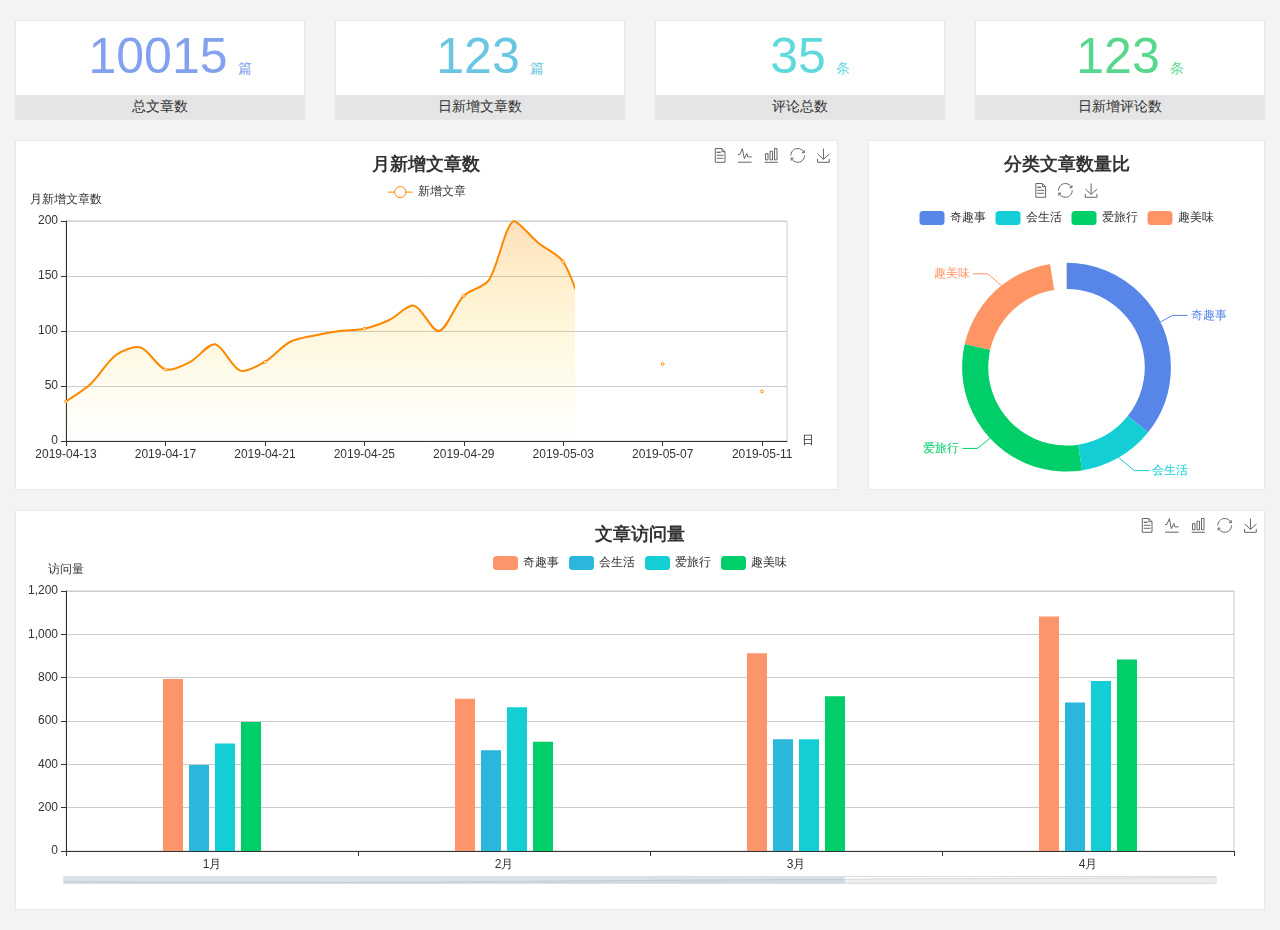
<file: home/dashboard.html>
<!DOCTYPE html>
<html lang="en">

<head>
  <meta charset="UTF-8">
  <meta name="viewport" content="width=device-width, initial-scale=1.0">
  <meta http-equiv="X-UA-Compatible" content="ie=edge">
  <title>图表统计</title>
  <link rel="stylesheet" href="../../assets/lib/bootstrap.css" />
  <link rel="stylesheet" href="../../assets/lib/main.css" />
  <script src="../../assets/lib/jquery.js"></script>
  <script type="text/javascript" src="../../assets/lib/echarts.min.js"></script>
</head>

<body>
  <div class="container-fluid">
    <div class="row spannel_list">
      <div class="col-sm-3 col-xs-6">
        <div class="spannel">
          <em>10015</em><span>篇</span>
          <b>总文章数</b>
        </div>
      </div>
      <div class="col-sm-3 col-xs-6">
        <div class="spannel scolor01">
          <em>123</em><span>篇</span>
          <b>日新增文章数</b>
        </div>
      </div>
      <div class="col-sm-3 col-xs-6">
        <div class="spannel scolor02">
          <em>35</em><span>条</span>
          <b>评论总数</b>
        </div>
      </div>
      <div class="col-sm-3 col-xs-6">
        <div class="spannel scolor03">
          <em>123</em><span>条</span>
          <b>日新增评论数</b>
        </div>
      </div>
    </div>
  </div>

  <div class="container-fluid">
    <div class="row curve-pie">
      <div class="col-lg-8 col-md-8">
        <div class="gragh_pannel" id="curve_show"></div>
      </div>
      <div class="col-lg-4 col-md-4">
        <div class="gragh_pannel" id="pie_show"></div>
      </div>
    </div>
  </div>

  <div class="container-fluid">
    <div class="column_pannel" id="column_show"></div>
  </div>

  <script>
    var oChart = echarts.init(document.getElementById('curve_show'));
    var aList_all = [
      { 'count': 36, 'date': '2019-04-13' },
      { 'count': 52, 'date': '2019-04-14' },
      { 'count': 78, 'date': '2019-04-15' },
      { 'count': 85, 'date': '2019-04-16' },
      { 'count': 65, 'date': '2019-04-17' },
      { 'count': 72, 'date': '2019-04-18' },
      { 'count': 88, 'date': '2019-04-19' },
      { 'count': 64, 'date': '2019-04-20' },
      { 'count': 72, 'date': '2019-04-21' },
      { 'count': 90, 'date': '2019-04-22' },
      { 'count': 96, 'date': '2019-04-23' },
      { 'count': 100, 'date': '2019-04-24' },
      { 'count': 102, 'date': '2019-04-25' },
      { 'count': 110, 'date': '2019-04-26' },
      { 'count': 123, 'date': '2019-04-27' },
      { 'count': 100, 'date': '2019-04-28' },
      { 'count': 132, 'date': '2019-04-29' },
      { 'count': 146, 'date': '2019-04-30' },
      { 'count': 200, 'date': '2019-05-01' },
      { 'count': 180, 'date': '2019-05-02' },
      { 'count': 163, 'date': '2019-05-03' },
      { 'count': 110, 'date': '2019-05-04' },
      { 'count': 80, 'date': '2019-05-05' },
      { 'count': 82, 'date': '2019-05-06' },
      { 'count': 70, 'date': '2019-05-07' },
      { 'count': 65, 'date': '2019-05-08' },
      { 'count': 54, 'date': '2019-05-09' },
      { 'count': 40, 'date': '2019-05-10' },
      { 'count': 45, 'date': '2019-05-11' },
      { 'count': 38, 'date': '2019-05-12' },
    ];

    let aCount = [];
    let aDate = [];

    for (var i = 0; i < aList_all.length; i++) {
      aCount.push(aList_all[i].count);
      aDate.push(aList_all[i].date);
    }

    var chartopt = {
      title: {
        text: '月新增文章数',
        left: 'center',
        top: '10'
      },
      tooltip: {
        trigger: 'axis'
      },
      legend: {
        data: ['新增文章'],
        top: '40'
      },
      toolbox: {
        show: true,
        feature: {
          mark: { show: true },
          dataView: { show: true, readOnly: false },
          magicType: { show: true, type: ['line', 'bar'] },
          restore: { show: true },
          saveAsImage: { show: true }
        }
      },
      calculable: true,
      xAxis: [
        {
          name: '日',
          type: 'category',
          boundaryGap: false,
          data: aDate
        }
      ],
      yAxis: [
        {
          name: '月新增文章数',
          type: 'value'
        }
      ],
      series: [
        {
          name: '新增文章',
          type: 'line',
          smooth: true,
          itemStyle: { normal: { areaStyle: { type: 'default' }, color: '#f80' }, lineStyle: { color: '#f80' } },
          data: aCount
        }],
      areaStyle: {
        normal: {
          color: new echarts.graphic.LinearGradient(0, 0, 0, 1, [{
            offset: 0,
            color: 'rgba(255,136,0,0.39)'
          }, {
            offset: .34,
            color: 'rgba(255,180,0,0.25)'
          }, {
            offset: 1,
            color: 'rgba(255,222,0,0.00)'
          }])

        }
      },
      grid: {
        show: true,
        x: 50,
        x2: 50,
        y: 80,
        height: 220
      }
    };

    oChart.setOption(chartopt);


    var oPie = echarts.init(document.getElementById('pie_show'));
    var oPieopt =
    {
      title: {
        top: 10,
        text: '分类文章数量比',
        x: 'center'
      },
      tooltip: {
        trigger: 'item',
        formatter: "{a} <br/>{b} : {c} ({d}%)"
      },
      color: ['#5885e8', '#13cfd5', '#00ce68', '#ff9565'],
      legend: {
        x: 'center',
        top: 65,
        data: ['奇趣事', '会生活', '爱旅行', '趣美味']
      },
      toolbox: {
        show: true,
        x: 'center',
        top: 35,
        feature: {
          mark: { show: true },
          dataView: { show: true, readOnly: false },
          magicType: {
            show: true,
            type: ['pie', 'funnel'],
            option: {
              funnel: {
                x: '25%',
                width: '50%',
                funnelAlign: 'left',
                max: 1548
              }
            }
          },
          restore: { show: true },
          saveAsImage: { show: true }
        }
      },
      calculable: true,
      series: [
        {
          name: '访问来源',
          type: 'pie',
          radius: ['45%', '60%'],
          center: ['50%', '65%'],
          data: [
            { value: 300, name: '奇趣事' },
            { value: 100, name: '会生活' },
            { value: 260, name: '爱旅行' },
            { value: 180, name: '趣美味' }
          ]
        }
      ]
    };
    oPie.setOption(oPieopt);



    var oColumn = this.echarts.init(document.getElementById('column_show'));
    var oColumnopt =
    {
      title: {
        text: '文章访问量',
        left: 'center',
        top: '10'
      },
      tooltip: {
        trigger: 'axis'
      },
      legend: {
        data: ['奇趣事', '会生活', '爱旅行', '趣美味'],
        top: '40'
      },
      toolbox: {
        show: true,
        feature: {
          mark: { show: true },
          dataView: { show: true, readOnly: false },
          magicType: { show: true, type: ['line', 'bar'] },
          restore: { show: true },
          saveAsImage: { show: true }
        }
      },
      calculable: true,
      xAxis: [
        {
          type: 'category',
          data: ['1月', '2月', '3月', '4月', '5月']
        }
      ],
      yAxis: [
        {
          name: '访问量',
          type: 'value'
        }
      ],
      series: [
        {
          name: '奇趣事',
          type: 'bar',
          barWidth: 20,
          itemStyle: {
            normal: { areaStyle: { type: 'default' }, color: '#fd956a' }
          },
          data: [800, 708, 920, 1090, 1200]
        },
        {
          name: '会生活',
          type: 'bar',
          barWidth: 20,
          itemStyle: {
            normal: { areaStyle: { type: 'default' }, color: '#2bb6db' }
          },
          data: [400, 468, 520, 690, 800]
        },
        {
          name: '爱旅行',
          type: 'bar',
          barWidth: 20,
          itemStyle: {
            normal: { areaStyle: { type: 'default' }, color: '#13cfd5' }
          },
          data: [500, 668, 520, 790, 900]
        },
        {
          name: '趣美味',
          type: 'bar',
          barWidth: 20,
          itemStyle: {
            normal: { areaStyle: { type: 'default' }, color: '#00ce68' }
          },
          data: [600, 508, 720, 890, 1000]
        }
      ],
      grid: {
        show: true,
        x: 50,
        x2: 30,
        y: 80,
        height: 260
      },
      dataZoom: [//给x轴设置滚动条
        {
          start: 0,//默认为0
          end: 100 - 1000 / 31,//默认为100
          type: 'slider',
          show: true,
          xAxisIndex: [0],
          handleSize: 0,//滑动条的 左右2个滑动条的大小
          height: 8,//组件高度
          left: 45, //左边的距离
          right: 50,//右边的距离
          bottom: 26,//右边的距离
          handleColor: '#ddd',//h滑动图标的颜色
          handleStyle: {
            borderColor: "#cacaca",
            borderWidth: "1",
            shadowBlur: 2,
            background: "#ddd",
            shadowColor: "#ddd",
          }
        }]
    };
    oColumn.setOption(oColumnopt);
  </script>
</body>

</html>
</file>
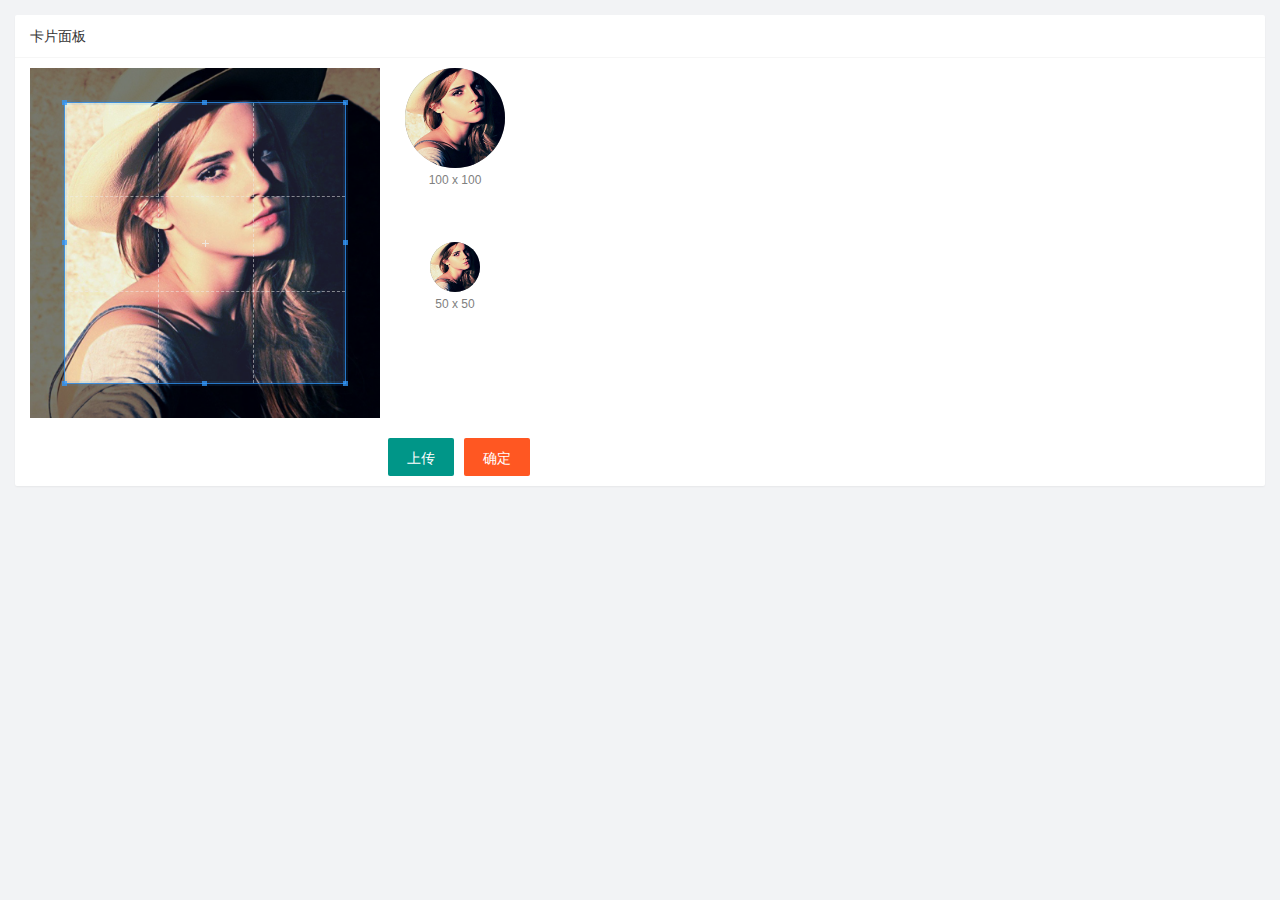
<file: user/user_avatar.html>
<!DOCTYPE html>
<html lang="en">

<head>
    <meta charset="UTF-8">
    <meta http-equiv="X-UA-Compatible" content="IE=edge">
    <meta name="viewport" content="width=device-width, initial-scale=1.0">
    <title>Document</title>
    <link rel="stylesheet" href="/assets/lib/layui/css/layui.css">
    <link rel="stylesheet" href="/assets/lib/cropper/cropper.css">
    <link rel="stylesheet" href="/assets/css/user/user_avatar.css">
</head>

<body>
    <div class="layui-card">
        <div class="layui-card-header">卡片面板</div>
        <div class="layui-card-body">
            <!-- 第一行的图片裁剪和预览区域 -->
            <div class="row1">
                <!-- 图片裁剪区域 -->
                <div class="cropper-box">
                    <!-- 这个 img 标签很重要，将来会把它初始化为裁剪区域 -->
                    <img id="image" src="/assets/images/sample.jpg" />
                </div>
                <!-- 图片的预览区域 -->
                <div class="preview-box">
                    <div>
                        <!-- 宽高为 100px 的预览区域 -->
                        <div class="img-preview w100"></div>
                        <p class="size">100 x 100</p>
                    </div>
                    <div>
                        <!-- 宽高为 50px 的预览区域 -->
                        <div class="img-preview w50"></div>
                        <p class="size">50 x 50</p>
                    </div>
                </div>
            </div>

            <!-- 第二行的按钮区域 -->
            <div class="row2">
                <input type="file" id="file" accept="image/png,image/jpeg">
                <button type="button" class="layui-btn" id="btnChooseImage">上传</button>
                <button type="button" class="layui-btn layui-btn-danger" id="btnUpload">确定</button>
            </div>
        </div>
    </div>
    <script src="/assets/lib/layui/layui.js"></script>
    <script src="/assets/lib/jquery.js"></script>
    <script src="/assets/lib/cropper/Cropper.js"></script>
    <script src="/assets/lib/cropper/jquery-cropper.js"></script>
    <script src="/assets/js/baseAPI.js"></script>
    <script src="/assets/js/user/user_avatar.js"></script>
</body>

</html>
</file>
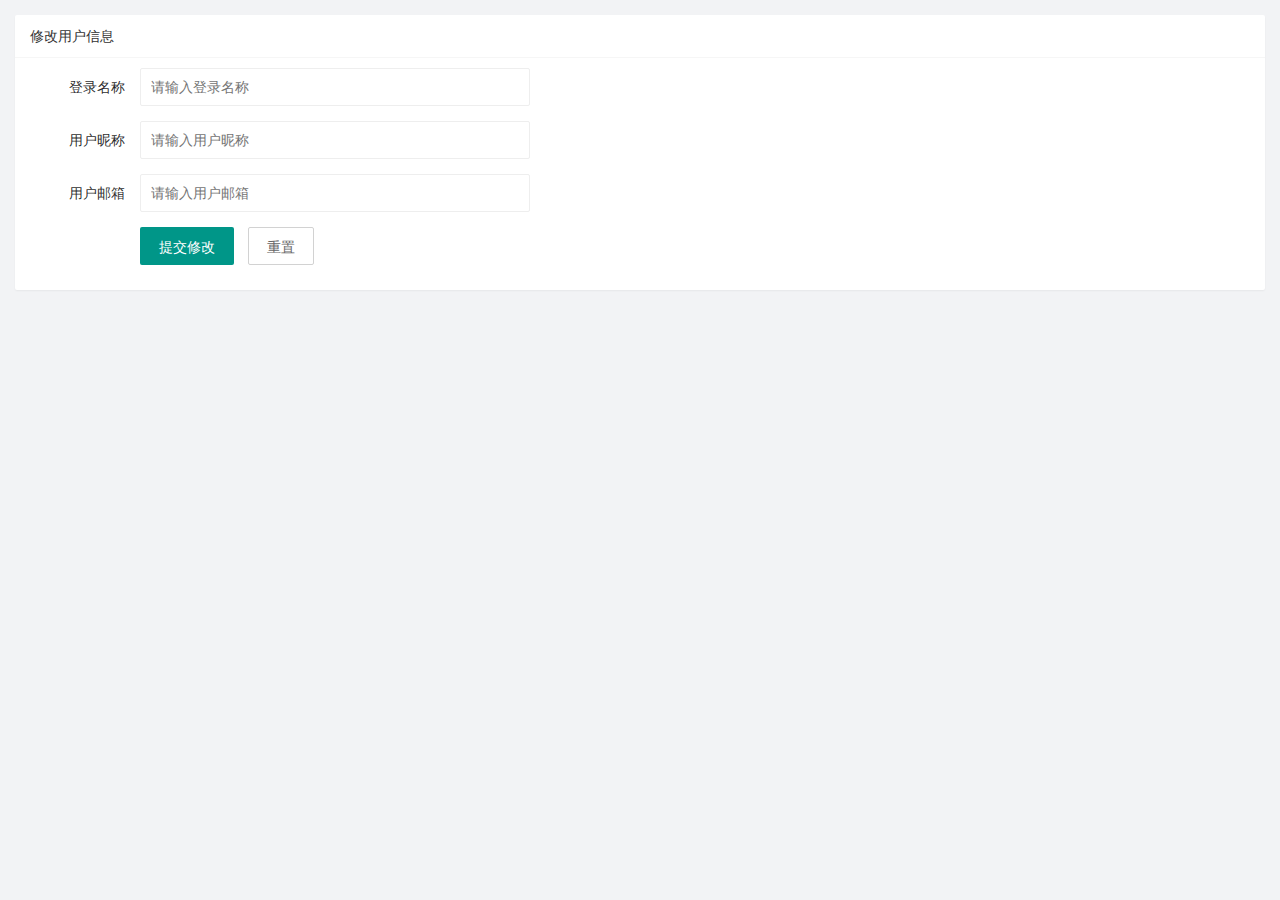
<file: user/user_info.html>
<!DOCTYPE html>
<html lang="en">

<head>
    <meta charset="UTF-8">
    <meta http-equiv="X-UA-Compatible" content="IE=edge">
    <meta name="viewport" content="width=device-width, initial-scale=1.0">
    <title>个人中心_基本资料</title>
    <link rel="stylesheet" href="/assets/lib/layui/css/layui.css">
    <link rel="stylesheet" href="/assets/css/user/user_info.css">
</head>

<body>
    <div class="layui-card">
        <div class="layui-card-header">修改用户信息</div>
        <div class="layui-card-body">
            <form class="layui-form" lay-filter="formUserInfo">
                <input type="hidden" name="id">
                <div class="layui-form-item">
                    <label class="layui-form-label">登录名称</label>
                    <div class="layui-input-block">
                        <input type="text" name="username" required lay-verify="required" placeholder="请输入登录名称" autocomplete="off" class="layui-input" readonly>
                    </div>
                </div>
                <div class="layui-form-item">
                    <label class="layui-form-label">用户昵称</label>
                    <div class="layui-input-block">
                        <input type="text" name="nickname" required lay-verify="required|nickname" placeholder="请输入用户昵称" autocomplete="off" class="layui-input">
                    </div>
                </div>
                <div class="layui-form-item">
                    <label class="layui-form-label">用户邮箱</label>
                    <div class="layui-input-block">
                        <input type="text" name="email" required lay-verify="required|email" placeholder="请输入用户邮箱" autocomplete="off" class="layui-input">
                    </div>
                </div>
                <div class="layui-form-item">
                    <div class="layui-input-block">
                        <button class="layui-btn" lay-submit lay-filter="formDemo">提交修改</button>
                        <button type="reset" class="layui-btn layui-btn-primary" id="btnReset">重置</button>
                    </div>
                </div>
            </form>
        </div>
    </div>
    <script src="/assets/lib/jquery.js"></script>
    <script src="/assets/lib/layui/layui.js"></script>
    <script src="/assets/js/baseAPI.js"></script>
    <script src="/assets/js/user/user_info.js"></script>
</body>

</html>
</file>
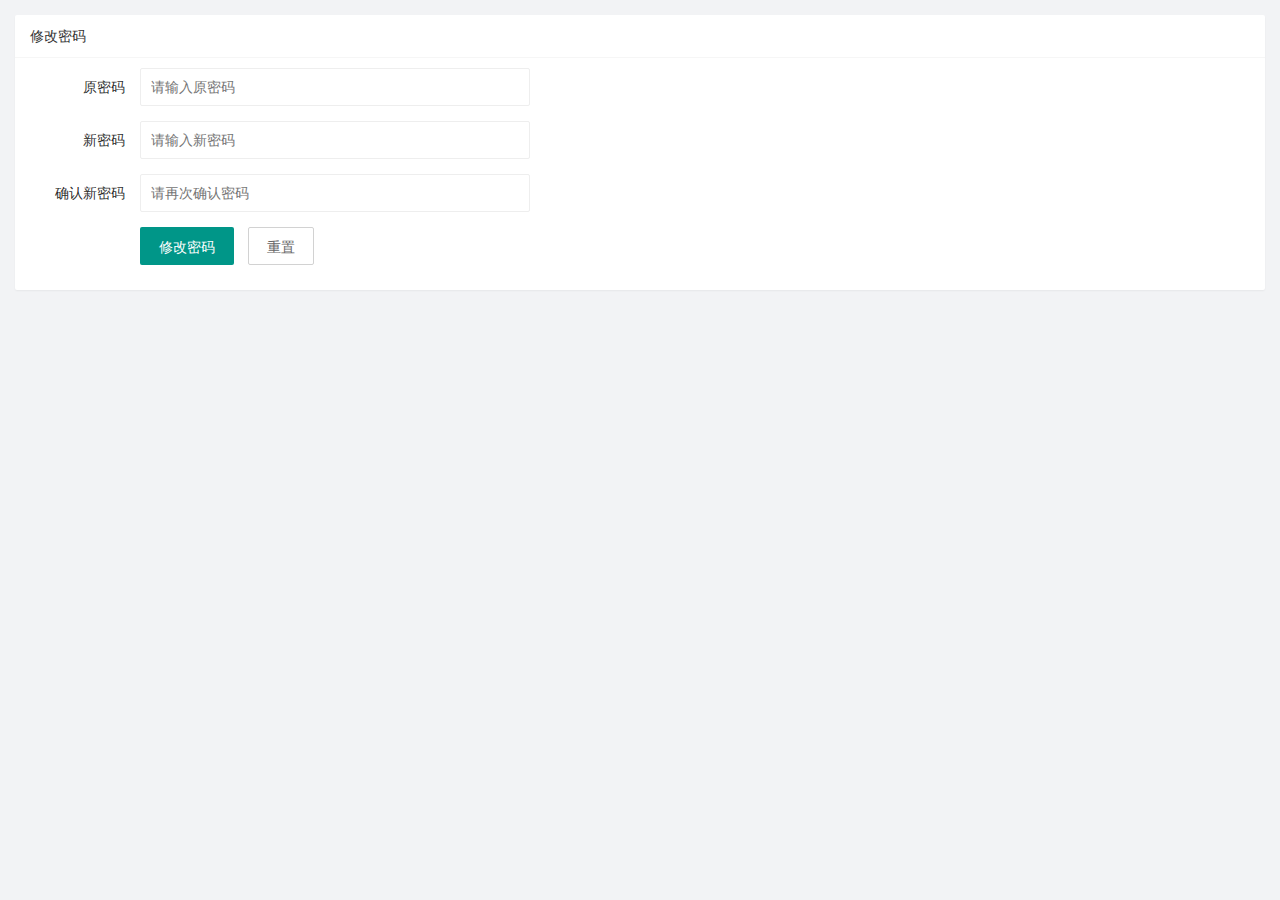
<file: user/user_pwd.html>
<!DOCTYPE html>
<html lang="en">

<head>
    <meta charset="UTF-8">
    <meta http-equiv="X-UA-Compatible" content="IE=edge">
    <meta name="viewport" content="width=device-width, initial-scale=1.0">
    <title>重置密码</title>
    <link rel="stylesheet" href="/assets/lib/layui/css/layui.css">
    <link rel="stylesheet" href="/assets/css/user/user_pwd.css">
</head>

<body>
    <div class="layui-card">
        <div class="layui-card-header">修改密码</div>
        <div class="layui-card-body">
            <form class="layui-form">
                <div class="layui-form-item">
                    <label class="layui-form-label">原密码</label>
                    <div class="layui-input-block">
                        <input type="text" name="oldPwd" required lay-verify="required|pwd" placeholder="请输入原密码" autocomplete="off" class="layui-input">
                    </div>
                </div>
                <div class="layui-form-item">
                    <label class="layui-form-label">新密码</label>
                    <div class="layui-input-block">
                        <input type="text" name="newPwd" required lay-verify="required|pwd|samePwd" placeholder="请输入新密码" autocomplete="off" class="layui-input">
                    </div>
                </div>
                <div class="layui-form-item">
                    <label class="layui-form-label">确认新密码</label>
                    <div class="layui-input-block">
                        <input type="text" name="rePwd" required lay-verify="required|pwd|rePwd" placeholder="请再次确认密码" autocomplete="off" class="layui-input">
                    </div>
                </div>
                <div class="layui-form-item">
                    <div class="layui-input-block">
                        <button class="layui-btn" lay-submit lay-filter="formDemo">修改密码</button>
                        <button type="reset" class="layui-btn layui-btn-primary">重置</button>
                    </div>
                </div>
            </form>
        </div>
    </div>
    <script src="/assets/lib/layui/layui.js"></script>
    <script src="/assets/lib/jquery.js"></script>
    <script src="/assets/js/baseAPI.js"></script>
    <script src="/assets/js/user/user_pwd.js"></script>
</body>

</html>
</file>
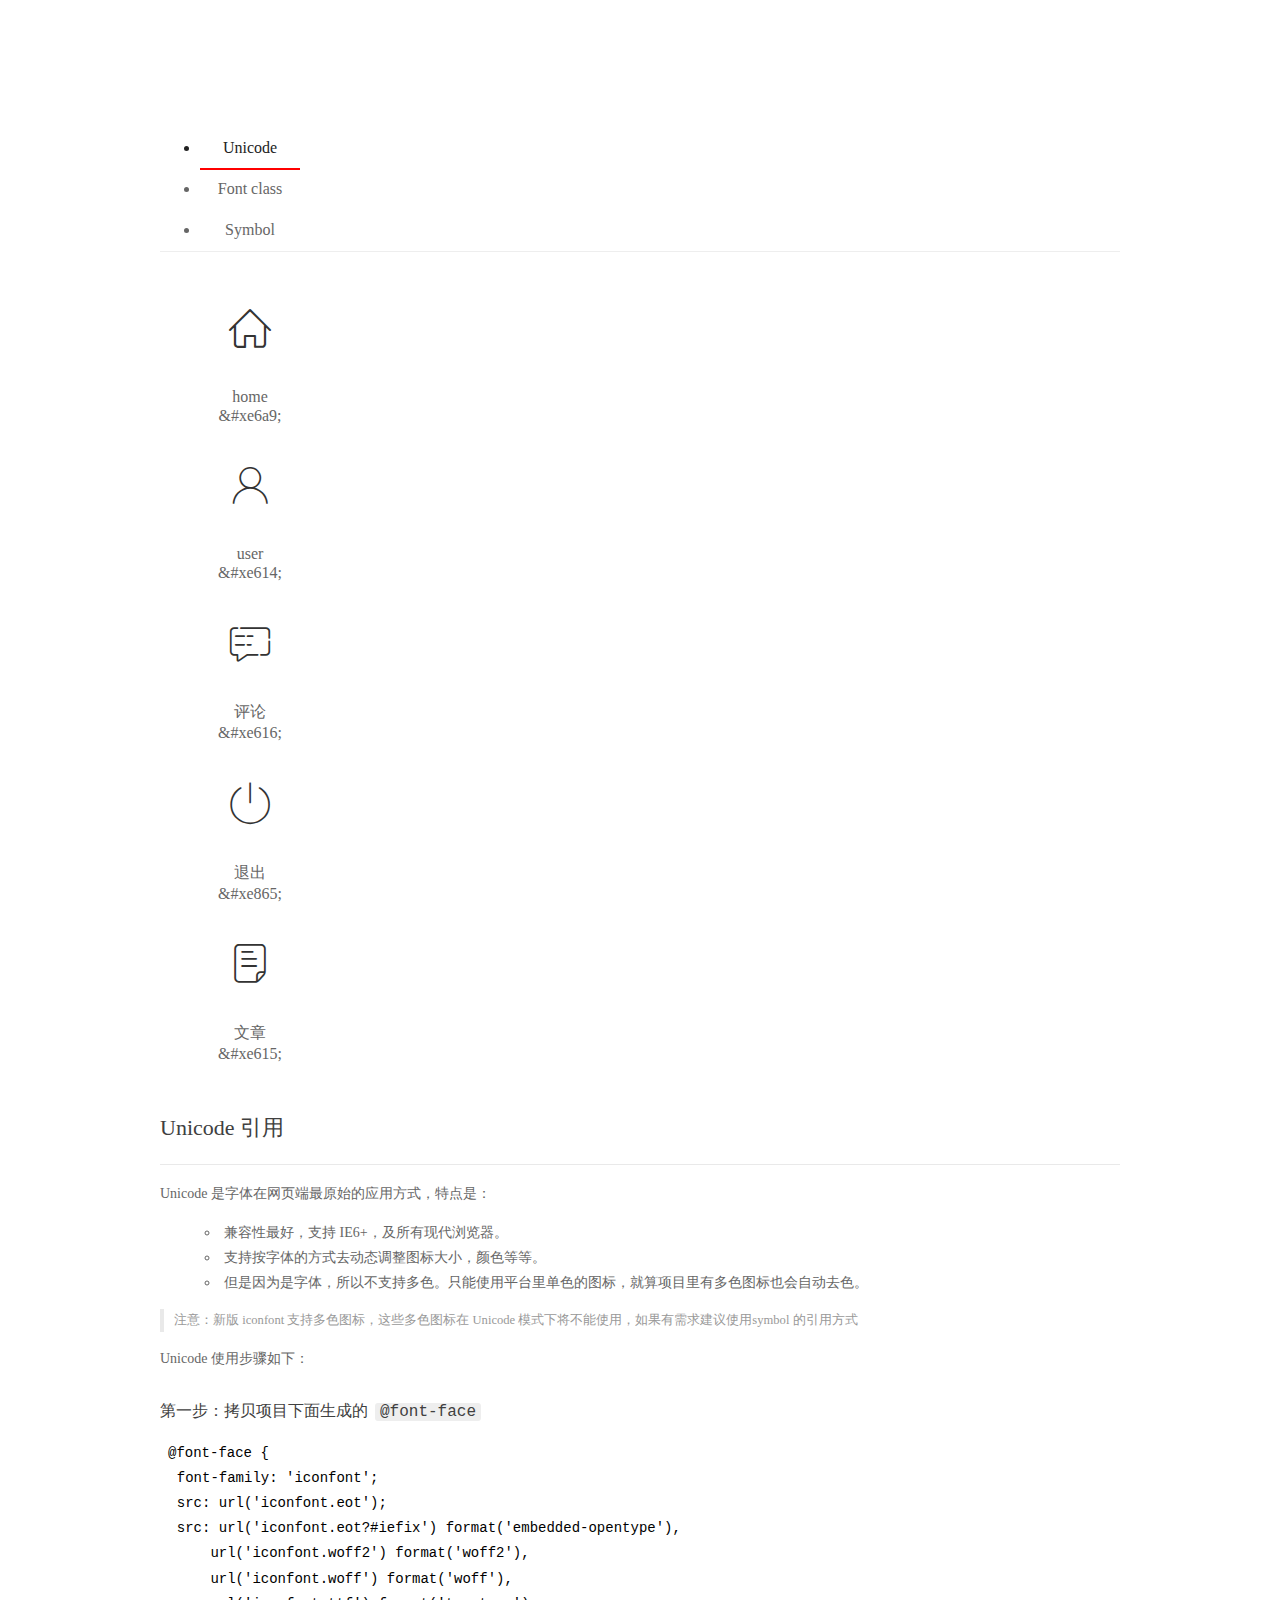
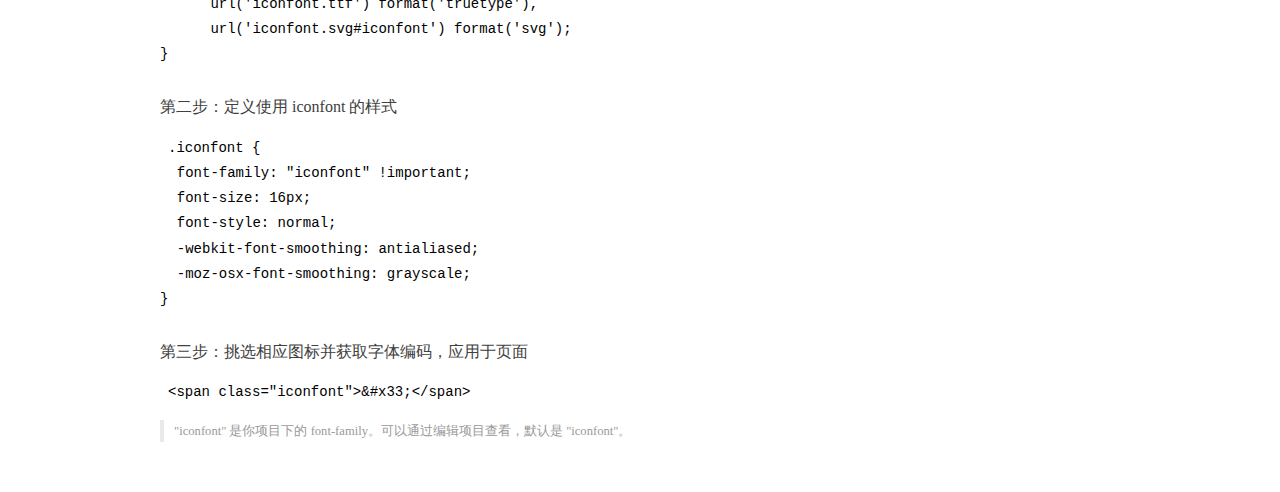
<file: assets/fonts/demo_index.html>
<!DOCTYPE html>
<html>
<head>
  <meta charset="utf-8"/>
  <title>IconFont Demo</title>
  <link rel="shortcut icon" href="https://gtms04.alicdn.com/tps/i4/TB1_oz6GVXXXXaFXpXXJDFnIXXX-64-64.ico" type="image/x-icon"/>
  <link rel="stylesheet" href="https://g.alicdn.com/thx/cube/1.3.2/cube.min.css">
  <link rel="stylesheet" href="demo.css">
  <link rel="stylesheet" href="iconfont.css">
  <script src="iconfont.js"></script>
  <!-- jQuery -->
  <script src="https://a1.alicdn.com/oss/uploads/2018/12/26/7bfddb60-08e8-11e9-9b04-53e73bb6408b.js"></script>
  <!-- 代码高亮 -->
  <script src="https://a1.alicdn.com/oss/uploads/2018/12/26/a3f714d0-08e6-11e9-8a15-ebf944d7534c.js"></script>
</head>
<body>
  <div class="main">
    <h1 class="logo"><a href="https://www.iconfont.cn/" title="iconfont 首页" target="_blank">&#xe86b;</a></h1>
    <div class="nav-tabs">
      <ul id="tabs" class="dib-box">
        <li class="dib active"><span>Unicode</span></li>
        <li class="dib"><span>Font class</span></li>
        <li class="dib"><span>Symbol</span></li>
      </ul>
      
    </div>
    <div class="tab-container">
      <div class="content unicode" style="display: block;">
          <ul class="icon_lists dib-box">
          
            <li class="dib">
              <span class="icon iconfont">&#xe6a9;</span>
                <div class="name">home</div>
                <div class="code-name">&amp;#xe6a9;</div>
              </li>
          
            <li class="dib">
              <span class="icon iconfont">&#xe614;</span>
                <div class="name">user</div>
                <div class="code-name">&amp;#xe614;</div>
              </li>
          
            <li class="dib">
              <span class="icon iconfont">&#xe616;</span>
                <div class="name">评论</div>
                <div class="code-name">&amp;#xe616;</div>
              </li>
          
            <li class="dib">
              <span class="icon iconfont">&#xe865;</span>
                <div class="name">退出</div>
                <div class="code-name">&amp;#xe865;</div>
              </li>
          
            <li class="dib">
              <span class="icon iconfont">&#xe615;</span>
                <div class="name">文章</div>
                <div class="code-name">&amp;#xe615;</div>
              </li>
          
          </ul>
          <div class="article markdown">
          <h2 id="unicode-">Unicode 引用</h2>
          <hr>

          <p>Unicode 是字体在网页端最原始的应用方式，特点是：</p>
          <ul>
            <li>兼容性最好，支持 IE6+，及所有现代浏览器。</li>
            <li>支持按字体的方式去动态调整图标大小，颜色等等。</li>
            <li>但是因为是字体，所以不支持多色。只能使用平台里单色的图标，就算项目里有多色图标也会自动去色。</li>
          </ul>
          <blockquote>
            <p>注意：新版 iconfont 支持多色图标，这些多色图标在 Unicode 模式下将不能使用，如果有需求建议使用symbol 的引用方式</p>
          </blockquote>
          <p>Unicode 使用步骤如下：</p>
          <h3 id="-font-face">第一步：拷贝项目下面生成的 <code>@font-face</code></h3>
<pre><code class="language-css"
>@font-face {
  font-family: 'iconfont';
  src: url('iconfont.eot');
  src: url('iconfont.eot?#iefix') format('embedded-opentype'),
      url('iconfont.woff2') format('woff2'),
      url('iconfont.woff') format('woff'),
      url('iconfont.ttf') format('truetype'),
      url('iconfont.svg#iconfont') format('svg');
}
</code></pre>
          <h3 id="-iconfont-">第二步：定义使用 iconfont 的样式</h3>
<pre><code class="language-css"
>.iconfont {
  font-family: "iconfont" !important;
  font-size: 16px;
  font-style: normal;
  -webkit-font-smoothing: antialiased;
  -moz-osx-font-smoothing: grayscale;
}
</code></pre>
          <h3 id="-">第三步：挑选相应图标并获取字体编码，应用于页面</h3>
<pre>
<code class="language-html"
>&lt;span class="iconfont"&gt;&amp;#x33;&lt;/span&gt;
</code></pre>
          <blockquote>
            <p>"iconfont" 是你项目下的 font-family。可以通过编辑项目查看，默认是 "iconfont"。</p>
          </blockquote>
          </div>
      </div>
      <div class="content font-class">
        <ul class="icon_lists dib-box">
          
          <li class="dib">
            <span class="icon iconfont icon-home"></span>
            <div class="name">
              home
            </div>
            <div class="code-name">.icon-home
            </div>
          </li>
          
          <li class="dib">
            <span class="icon iconfont icon-user"></span>
            <div class="name">
              user
            </div>
            <div class="code-name">.icon-user
            </div>
          </li>
          
          <li class="dib">
            <span class="icon iconfont icon-pinglun"></span>
            <div class="name">
              评论
            </div>
            <div class="code-name">.icon-pinglun
            </div>
          </li>
          
          <li class="dib">
            <span class="icon iconfont icon-tuichu"></span>
            <div class="name">
              退出
            </div>
            <div class="code-name">.icon-tuichu
            </div>
          </li>
          
          <li class="dib">
            <span class="icon iconfont icon-16"></span>
            <div class="name">
              文章
            </div>
            <div class="code-name">.icon-16
            </div>
          </li>
          
        </ul>
        <div class="article markdown">
        <h2 id="font-class-">font-class 引用</h2>
        <hr>

        <p>font-class 是 Unicode 使用方式的一种变种，主要是解决 Unicode 书写不直观，语意不明确的问题。</p>
        <p>与 Unicode 使用方式相比，具有如下特点：</p>
        <ul>
          <li>兼容性良好，支持 IE8+，及所有现代浏览器。</li>
          <li>相比于 Unicode 语意明确，书写更直观。可以很容易分辨这个 icon 是什么。</li>
          <li>因为使用 class 来定义图标，所以当要替换图标时，只需要修改 class 里面的 Unicode 引用。</li>
          <li>不过因为本质上还是使用的字体，所以多色图标还是不支持的。</li>
        </ul>
        <p>使用步骤如下：</p>
        <h3 id="-fontclass-">第一步：引入项目下面生成的 fontclass 代码：</h3>
<pre><code class="language-html">&lt;link rel="stylesheet" href="./iconfont.css"&gt;
</code></pre>
        <h3 id="-">第二步：挑选相应图标并获取类名，应用于页面：</h3>
<pre><code class="language-html">&lt;span class="iconfont icon-xxx"&gt;&lt;/span&gt;
</code></pre>
        <blockquote>
          <p>"
            iconfont" 是你项目下的 font-family。可以通过编辑项目查看，默认是 "iconfont"。</p>
        </blockquote>
      </div>
      </div>
      <div class="content symbol">
          <ul class="icon_lists dib-box">
          
            <li class="dib">
                <svg class="icon svg-icon" aria-hidden="true">
                  <use xlink:href="#icon-home"></use>
                </svg>
                <div class="name">home</div>
                <div class="code-name">#icon-home</div>
            </li>
          
            <li class="dib">
                <svg class="icon svg-icon" aria-hidden="true">
                  <use xlink:href="#icon-user"></use>
                </svg>
                <div class="name">user</div>
                <div class="code-name">#icon-user</div>
            </li>
          
            <li class="dib">
                <svg class="icon svg-icon" aria-hidden="true">
                  <use xlink:href="#icon-pinglun"></use>
                </svg>
                <div class="name">评论</div>
                <div class="code-name">#icon-pinglun</div>
            </li>
          
            <li class="dib">
                <svg class="icon svg-icon" aria-hidden="true">
                  <use xlink:href="#icon-tuichu"></use>
                </svg>
                <div class="name">退出</div>
                <div class="code-name">#icon-tuichu</div>
            </li>
          
            <li class="dib">
                <svg class="icon svg-icon" aria-hidden="true">
                  <use xlink:href="#icon-16"></use>
                </svg>
                <div class="name">文章</div>
                <div class="code-name">#icon-16</div>
            </li>
          
          </ul>
          <div class="article markdown">
          <h2 id="symbol-">Symbol 引用</h2>
          <hr>

          <p>这是一种全新的使用方式，应该说这才是未来的主流，也是平台目前推荐的用法。相关介绍可以参考这篇<a href="">文章</a>
            这种用法其实是做了一个 SVG 的集合，与另外两种相比具有如下特点：</p>
          <ul>
            <li>支持多色图标了，不再受单色限制。</li>
            <li>通过一些技巧，支持像字体那样，通过 <code>font-size</code>, <code>color</code> 来调整样式。</li>
            <li>兼容性较差，支持 IE9+，及现代浏览器。</li>
            <li>浏览器渲染 SVG 的性能一般，还不如 png。</li>
          </ul>
          <p>使用步骤如下：</p>
          <h3 id="-symbol-">第一步：引入项目下面生成的 symbol 代码：</h3>
<pre><code class="language-html">&lt;script src="./iconfont.js"&gt;&lt;/script&gt;
</code></pre>
          <h3 id="-css-">第二步：加入通用 CSS 代码（引入一次就行）：</h3>
<pre><code class="language-html">&lt;style&gt;
.icon {
  width: 1em;
  height: 1em;
  vertical-align: -0.15em;
  fill: currentColor;
  overflow: hidden;
}
&lt;/style&gt;
</code></pre>
          <h3 id="-">第三步：挑选相应图标并获取类名，应用于页面：</h3>
<pre><code class="language-html">&lt;svg class="icon" aria-hidden="true"&gt;
  &lt;use xlink:href="#icon-xxx"&gt;&lt;/use&gt;
&lt;/svg&gt;
</code></pre>
          </div>
      </div>

    </div>
  </div>
  <script>
  $(document).ready(function () {
      $('.tab-container .content:first').show()

      $('#tabs li').click(function (e) {
        var tabContent = $('.tab-container .content')
        var index = $(this).index()

        if ($(this).hasClass('active')) {
          return
        } else {
          $('#tabs li').removeClass('active')
          $(this).addClass('active')

          tabContent.hide().eq(index).fadeIn()
        }
      })
    })
  </script>
</body>
</html>
</file>
<file: assets/lib/main.css>
body{
    font-family:'MicroSoft YaHei';
    background-color: #f2f3f5;
}
.main_wrap{
    position:fixed;
    width:100%;
    height:100%;
    left:0px;
    top:0px;
    background:url('../images/login_bg.jpg'); 
    background-size:100% 100%; 
  }
.header{
    width:1200px;
    overflow: hidden;
    margin:20px auto 0;
}
.heade .logo{
    float: left;
}
.header .copyright{
    float:right;
    font-size:12px;
    color:#fff;
    text-align:right;
    line-height:20px;
    margin-top:10px;
}
.login_form_con{
    position:absolute;
    left:50%;
    top:50%;
    margin-left:-200px;
    margin-top:-155px;
    width:400px;
    height:310px;
    background-color: #edeff0;
}

.login_form{
    position: relative;
}

.login_form .icon-user{
    position:absolute;
    font-size:16px;
    color:#999;
    left:46px;
    top:12px;
}
.login_form .icon-key{
    position:absolute;
    font-size:18px;
    color:#999;
    left:46px;
    top:78px;
}
.login_title{
    height:60px;
    background:url('../images/login_title.png') center center no-repeat #fff;
}
.input_txt,.input_pass,.input_sub{
    display:block;
    width:334px;
    height:37px;
    padding:0px;
    text-indent:40px;
    border:1px solid #ddd;
    margin:27px auto 0;
    outline:none;
}
.input_sub{
    margin-top:40px;
    height:42px;
    background-color: #19b9e7;
    text-indent:0px;
    font-size:18px;
    color:#fff;
    cursor: pointer;
}
.input_sub:hover{
    background-color: #08a0cc;
}

.sider{
    position:fixed;
    left:0;
    top:0;
    bottom:0;
    width:210px;
    background-color: #323745;
}
.sider .logo{
    display:block;
    height:56px;
    background-color: #242732;
    overflow: hidden;
}
.sider .logo img{
    display:block;
    margin:6px auto 0;
}
.user_info{
    height:79px;
    border-bottom:1px solid #5a5e6b;
}

.user_info img{
    float: left;
    width:40px;
    height:40px;
    border-radius:20px;
    margin:19px 0 0 30px;
}
.user_info span{
    float: left;
    width:120px;
    font-size:12px;
    color:#fff;
    margin:23px 0 0 20px;
}
.user_info b{
    float: left;
    width: 120px;
    font-weight:normal;
    font-size:12px;
    color:#adafb5;
    margin:2px 0 0 20px;
}

.menu .level01{
    height:50px;
    line-height:50px;
}
.menu .level01 a{
    display:block;
    height:50px;
    font-size:12px;
    color:#adafb5;
    overflow: hidden;
}
.menu .level01.active a{
    background-color: #1378f0;
    color:#fff;
}
.menu .level01.active i{
    color:#fff;
}

.menu .level01 a:hover{
    background-color: #1378f0;
    color:#fff;
}
.menu .level01 a:hover i{
    color:#fff;
}
.menu .level01 i{
    color:#61646f;
    font-size:22px;
    float: left;
    margin-left:26px;
}
.menu .level01 span{
    float: left;
    margin-left:10px;
}
.menu .level01 b{
    float: right;
    margin-right:20px;
    font-weight:normal;
    transform:rotate(90deg);
    transition:all 500ms ease;
}

.menu .level01 .rotate0{
    transform:rotate(0deg);
}

.menu .level02{
    background: #242732;
    display:none;
}


.menu .level02 li{
    height:40px;
    line-height:40px;
}
.menu .level02 li a{
    display:block;
    height:40px;
    font-size:12px;
    color:#adafb5;
    overflow: hidden;
}

.menu .level02 li a:hover{
    background-color: #1378f0;
    color:#fff;
}

.menu .level02 li i{
    font-size:12px;
    float: left;
    margin-left:60px;
}
.menu .level02 li span{
    font-size:12px;
    float: left;
    margin-left:5px;
}

.menu .level02 .active a{
    color:#ffae00;
}

.header_bar{
    position:fixed;
    left:210px;
    right:0;
    top:0;
    height:56px;
    background-color: #fff;
}

.main{
    position:fixed;
    left:210px;
    top:56px;
    right:0;
    bottom:0;
    background-color: #f2f3f5;
}

.search_form{
    width:218px;
    height:33px;
    border:1px solid #ddd;
    background-color: #f2f3f5;
    border-radius:16px;
    float: left;
    margin:12px 0 0 27px;
}

.search_form input{
    padding:0px;
    margin:0px;
    border:0px;
    float: left;
    background-color: #f2f3f5;
    font-size:12px;
    width:175px;
    height:31px;
    margin-left:12px;
    outline:none;
   
}

.search_form .icon-search{
    line-height:33px;
    cursor: pointer;
    font-size:18px;
    color:#abaebb;
}
.user_center_link{
    float:right;

}
.user_center_link a{
    line-height:56px;
    font-size:12px;
    color:#999;
    margin-right:15px;
}
.user_center_link a:hover{
    color:#ffae00
}

.user_center_link img{
    width:42px;
    height:42px;
    border-radius:32px;
    margin-right:10px;
}

.spannel_list{
    margin-top:20px;
}

.spannel{
	height:100px;
	overflow:hidden;
	text-align:center;
    position:relative;
    background-color: #fff;
    border:1px solid #e7e7e9;
    margin-bottom:20px;
}

.spannel em{
    font-style:normal;
	font-size:50px;
	line-height:50px;
	display:inline-block;
	margin:10px 0 0 20px;
	font-family:'Arial';
	color:#83a2ed;
}

.spannel span{
	font-size:14px;
	display:inline-block;
	color:#83a2ed;
	margin-left:10px;
}

.spannel b{
	position:absolute;
	left:0;
	bottom:0;
	width:100%;
	line-height:24px;
	background:#e5e5e5;
	color:#333;
	font-size:14px;
	font-weight:normal;
}

.scolor01 em,.scolor01 span{
	color:#6ac6e2;
}

.scolor02 em,.scolor02 span{
	color:#5fd9de;
}

.scolor03 em,.scolor03 span{
	color:#58d88e;
}


.gragh_pannel{
    height:350px;
    border:1px solid #e7e7e9;
    background-color: #fff!important; 
    margin-bottom:20px;  
}

.column_pannel{
    margin-bottom:20px;
    height:400px;
    border:1px solid #e7e7e9;
    background-color: #fff!important;   
}

.common_title{
    line-height:42px;
    background-color: #fbfbfb;
    border:1px solid #e7e7e9;
    margin-top:20px;
    text-indent: 15px;
    font-size:14px;
    color:#333;
}

.common_con{
    border:1px solid #e7e7e9;
    border-top:0px;
    background-color: #fff;
    padding-bottom:20px;
    margin-bottom:20px;
}
.opt_btns{
    margin-top:20px;
}

.mp20{
    margin-top:20px;
}

.pagination{   
   margin:0;
}

.article_form{
    margin-top:20px;
}

.form-group{
    margin-bottom:25px;
}

.form-group label{
    font-weight:normal;
    color:#666;
}

.icon-icondate{
    line-height:16px;
}

.user_pic{
    width:100px;
    height:100px;
    margin-bottom:10px;
}

.article_cover{
    width:200px;
    height:200px;
    margin-bottom:10px;
}
</file>
<file: assets/lib/layui/css/layui.css>
.layui-inline,img{display:inline-block;vertical-align:middle}h1,h2,h3,h4,h5,h6{font-weight:400}a,body{color:#333}.layui-edge,.layui-header,.layui-inline,.layui-main{position:relative}.layui-edge,hr{height:0;overflow:hidden}.layui-layout-body,.layui-side,.layui-side-scroll{overflow-x:hidden}.layui-edge,.layui-elip,hr{overflow:hidden}.layui-btn,.layui-edge,.layui-inline,img{vertical-align:middle}.layui-btn,.layui-disabled,.layui-icon,.layui-unselect{-moz-user-select:none;-webkit-user-select:none;-ms-user-select:none}blockquote,body,button,dd,div,dl,dt,form,h1,h2,h3,h4,h5,h6,input,li,ol,p,pre,td,textarea,th,ul{margin:0;padding:0;-webkit-tap-highlight-color:rgba(0,0,0,0)}a:active,a:hover{outline:0}img{border:none}li{list-style:none}table{border-collapse:collapse;border-spacing:0}h4,h5,h6{font-size:100%}button,input,optgroup,option,select,textarea{font-family:inherit;font-size:inherit;font-style:inherit;font-weight:inherit;outline:0}pre{white-space:pre-wrap;white-space:-moz-pre-wrap;white-space:-pre-wrap;white-space:-o-pre-wrap;word-wrap:break-word}body{line-height:1.6;color:rgba(0,0,0,.85);font:14px Helvetica Neue,Helvetica,PingFang SC,Tahoma,Arial,sans-serif}hr{line-height:0;margin:10px 0;padding:0;border:none!important;border-bottom:1px solid #eee!important;clear:both;background:0 0}a{text-decoration:none}a:hover{color:#777}a cite{font-style:normal;*cursor:pointer}.layui-border-box,.layui-border-box *{box-sizing:border-box}.layui-box,.layui-box *{box-sizing:content-box}.layui-clear{clear:both;*zoom:1}.layui-clear:after{content:'\20';clear:both;*zoom:1;display:block;height:0}.layui-inline{*display:inline;*zoom:1}.layui-btn,.layui-btn-group,.layui-edge{display:inline-block}.layui-edge{width:0;border-width:6px;border-style:dashed;border-color:transparent}.layui-edge-top{top:-4px;border-bottom-color:#999;border-bottom-style:solid}.layui-edge-right{border-left-color:#999;border-left-style:solid}.layui-edge-bottom{top:2px;border-top-color:#999;border-top-style:solid}.layui-edge-left{border-right-color:#999;border-right-style:solid}.layui-elip{text-overflow:ellipsis;white-space:nowrap}.layui-disabled,.layui-disabled:hover{color:#d2d2d2!important;cursor:not-allowed!important}.layui-circle{border-radius:100%}.layui-show{display:block!important}.layui-hide{display:none!important}.layui-show-v{visibility:visible!important}.layui-hide-v{visibility:hidden!important}@font-face{font-family:layui-icon;src:url(../font/iconfont.eot?v=256);src:url(../font/iconfont.eot?v=256#iefix) format('embedded-opentype'),url(../font/iconfont.woff2?v=256) format('woff2'),url(../font/iconfont.woff?v=256) format('woff'),url(../font/iconfont.ttf?v=256) format('truetype'),url(../font/iconfont.svg?v=256#layui-icon) format('svg')}.layui-icon{font-family:layui-icon!important;font-size:16px;font-style:normal;-webkit-font-smoothing:antialiased;-moz-osx-font-smoothing:grayscale}.layui-icon-reply-fill:before{content:"\e611"}.layui-icon-set-fill:before{content:"\e614"}.layui-icon-menu-fill:before{content:"\e60f"}.layui-icon-search:before{content:"\e615"}.layui-icon-share:before{content:"\e641"}.layui-icon-set-sm:before{content:"\e620"}.layui-icon-engine:before{content:"\e628"}.layui-icon-close:before{content:"\1006"}.layui-icon-close-fill:before{content:"\1007"}.layui-icon-chart-screen:before{content:"\e629"}.layui-icon-star:before{content:"\e600"}.layui-icon-circle-dot:before{content:"\e617"}.layui-icon-chat:before{content:"\e606"}.layui-icon-release:before{content:"\e609"}.layui-icon-list:before{content:"\e60a"}.layui-icon-chart:before{content:"\e62c"}.layui-icon-ok-circle:before{content:"\1005"}.layui-icon-layim-theme:before{content:"\e61b"}.layui-icon-table:before{content:"\e62d"}.layui-icon-right:before{content:"\e602"}.layui-icon-left:before{content:"\e603"}.layui-icon-cart-simple:before{content:"\e698"}.layui-icon-face-cry:before{content:"\e69c"}.layui-icon-face-smile:before{content:"\e6af"}.layui-icon-survey:before{content:"\e6b2"}.layui-icon-tree:before{content:"\e62e"}.layui-icon-ie:before{content:"\e7bb"}.layui-icon-upload-circle:before{content:"\e62f"}.layui-icon-add-circle:before{content:"\e61f"}.layui-icon-download-circle:before{content:"\e601"}.layui-icon-templeate-1:before{content:"\e630"}.layui-icon-util:before{content:"\e631"}.layui-icon-face-surprised:before{content:"\e664"}.layui-icon-edit:before{content:"\e642"}.layui-icon-speaker:before{content:"\e645"}.layui-icon-down:before{content:"\e61a"}.layui-icon-file:before{content:"\e621"}.layui-icon-layouts:before{content:"\e632"}.layui-icon-rate-half:before{content:"\e6c9"}.layui-icon-add-circle-fine:before{content:"\e608"}.layui-icon-prev-circle:before{content:"\e633"}.layui-icon-read:before{content:"\e705"}.layui-icon-404:before{content:"\e61c"}.layui-icon-carousel:before{content:"\e634"}.layui-icon-help:before{content:"\e607"}.layui-icon-code-circle:before{content:"\e635"}.layui-icon-windows:before{content:"\e67f"}.layui-icon-water:before{content:"\e636"}.layui-icon-username:before{content:"\e66f"}.layui-icon-find-fill:before{content:"\e670"}.layui-icon-about:before{content:"\e60b"}.layui-icon-location:before{content:"\e715"}.layui-icon-up:before{content:"\e619"}.layui-icon-pause:before{content:"\e651"}.layui-icon-date:before{content:"\e637"}.layui-icon-layim-uploadfile:before{content:"\e61d"}.layui-icon-delete:before{content:"\e640"}.layui-icon-play:before{content:"\e652"}.layui-icon-top:before{content:"\e604"}.layui-icon-firefox:before{content:"\e686"}.layui-icon-friends:before{content:"\e612"}.layui-icon-refresh-3:before{content:"\e9aa"}.layui-icon-ok:before{content:"\e605"}.layui-icon-layer:before{content:"\e638"}.layui-icon-face-smile-fine:before{content:"\e60c"}.layui-icon-dollar:before{content:"\e659"}.layui-icon-group:before{content:"\e613"}.layui-icon-layim-download:before{content:"\e61e"}.layui-icon-picture-fine:before{content:"\e60d"}.layui-icon-link:before{content:"\e64c"}.layui-icon-diamond:before{content:"\e735"}.layui-icon-log:before{content:"\e60e"}.layui-icon-key:before{content:"\e683"}.layui-icon-rate-solid:before{content:"\e67a"}.layui-icon-fonts-del:before{content:"\e64f"}.layui-icon-unlink:before{content:"\e64d"}.layui-icon-fonts-clear:before{content:"\e639"}.layui-icon-triangle-r:before{content:"\e623"}.layui-icon-circle:before{content:"\e63f"}.layui-icon-radio:before{content:"\e643"}.layui-icon-align-center:before{content:"\e647"}.layui-icon-align-right:before{content:"\e648"}.layui-icon-align-left:before{content:"\e649"}.layui-icon-loading-1:before{content:"\e63e"}.layui-icon-return:before{content:"\e65c"}.layui-icon-fonts-strong:before{content:"\e62b"}.layui-icon-upload:before{content:"\e67c"}.layui-icon-dialogue:before{content:"\e63a"}.layui-icon-video:before{content:"\e6ed"}.layui-icon-headset:before{content:"\e6fc"}.layui-icon-cellphone-fine:before{content:"\e63b"}.layui-icon-add-1:before{content:"\e654"}.layui-icon-face-smile-b:before{content:"\e650"}.layui-icon-fonts-html:before{content:"\e64b"}.layui-icon-screen-full:before{content:"\e622"}.layui-icon-form:before{content:"\e63c"}.layui-icon-cart:before{content:"\e657"}.layui-icon-camera-fill:before{content:"\e65d"}.layui-icon-tabs:before{content:"\e62a"}.layui-icon-heart-fill:before{content:"\e68f"}.layui-icon-fonts-code:before{content:"\e64e"}.layui-icon-ios:before{content:"\e680"}.layui-icon-at:before{content:"\e687"}.layui-icon-fire:before{content:"\e756"}.layui-icon-set:before{content:"\e716"}.layui-icon-fonts-u:before{content:"\e646"}.layui-icon-triangle-d:before{content:"\e625"}.layui-icon-tips:before{content:"\e702"}.layui-icon-picture:before{content:"\e64a"}.layui-icon-more-vertical:before{content:"\e671"}.layui-icon-bluetooth:before{content:"\e689"}.layui-icon-flag:before{content:"\e66c"}.layui-icon-loading:before{content:"\e63d"}.layui-icon-fonts-i:before{content:"\e644"}.layui-icon-refresh-1:before{content:"\e666"}.layui-icon-rmb:before{content:"\e65e"}.layui-icon-addition:before{content:"\e624"}.layui-icon-home:before{content:"\e68e"}.layui-icon-time:before{content:"\e68d"}.layui-icon-user:before{content:"\e770"}.layui-icon-notice:before{content:"\e667"}.layui-icon-chrome:before{content:"\e68a"}.layui-icon-edge:before{content:"\e68b"}.layui-icon-login-weibo:before{content:"\e675"}.layui-icon-voice:before{content:"\e688"}.layui-icon-upload-drag:before{content:"\e681"}.layui-icon-login-qq:before{content:"\e676"}.layui-icon-snowflake:before{content:"\e6b1"}.layui-icon-heart:before{content:"\e68c"}.layui-icon-logout:before{content:"\e682"}.layui-icon-file-b:before{content:"\e655"}.layui-icon-template:before{content:"\e663"}.layui-icon-transfer:before{content:"\e691"}.layui-icon-auz:before{content:"\e672"}.layui-icon-console:before{content:"\e665"}.layui-icon-app:before{content:"\e653"}.layui-icon-prev:before{content:"\e65a"}.layui-icon-website:before{content:"\e7ae"}.layui-icon-next:before{content:"\e65b"}.layui-icon-component:before{content:"\e857"}.layui-icon-android:before{content:"\e684"}.layui-icon-more:before{content:"\e65f"}.layui-icon-login-wechat:before{content:"\e677"}.layui-icon-shrink-right:before{content:"\e668"}.layui-icon-spread-left:before{content:"\e66b"}.layui-icon-camera:before{content:"\e660"}.layui-icon-note:before{content:"\e66e"}.layui-icon-refresh:before{content:"\e669"}.layui-icon-female:before{content:"\e661"}.layui-icon-male:before{content:"\e662"}.layui-icon-screen-restore:before{content:"\e758"}.layui-icon-password:before{content:"\e673"}.layui-icon-senior:before{content:"\e674"}.layui-icon-theme:before{content:"\e66a"}.layui-icon-tread:before{content:"\e6c5"}.layui-icon-praise:before{content:"\e6c6"}.layui-icon-star-fill:before{content:"\e658"}.layui-icon-rate:before{content:"\e67b"}.layui-icon-template-1:before{content:"\e656"}.layui-icon-vercode:before{content:"\e679"}.layui-icon-service:before{content:"\e626"}.layui-icon-cellphone:before{content:"\e678"}.layui-icon-print:before{content:"\e66d"}.layui-icon-cols:before{content:"\e610"}.layui-icon-wifi:before{content:"\e7e0"}.layui-icon-export:before{content:"\e67d"}.layui-icon-rss:before{content:"\e808"}.layui-icon-slider:before{content:"\e714"}.layui-icon-email:before{content:"\e618"}.layui-icon-subtraction:before{content:"\e67e"}.layui-icon-mike:before{content:"\e6dc"}.layui-icon-light:before{content:"\e748"}.layui-icon-gift:before{content:"\e627"}.layui-icon-mute:before{content:"\e685"}.layui-icon-reduce-circle:before{content:"\e616"}.layui-icon-music:before{content:"\e690"}.layui-main{width:1140px;margin:0 auto}.layui-header{z-index:1000;height:60px}.layui-header a:hover{transition:all .5s;-webkit-transition:all .5s}.layui-side{position:fixed;left:0;top:0;bottom:0;z-index:999;width:200px}.layui-side-scroll{position:relative;width:220px;height:100%}.layui-body{position:relative;left:200px;right:0;top:0;bottom:0;z-index:900;width:auto;box-sizing:border-box}.layui-layout-admin .layui-header{position:fixed;top:0;left:0;right:0;background-color:#23262E}.layui-layout-admin .layui-side{top:60px;width:200px;overflow-x:hidden}.layui-layout-admin .layui-body{position:absolute;top:60px;padding-bottom:44px}.layui-layout-admin .layui-main{width:auto;margin:0 15px}.layui-layout-admin .layui-footer{position:fixed;left:200px;right:0;bottom:0;z-index:990;height:44px;line-height:44px;padding:0 15px;box-shadow:-1px 0 4px rgb(0 0 0 / 12%);background-color:#FAFAFA}.layui-layout-admin .layui-logo{position:absolute;left:0;top:0;width:200px;height:100%;line-height:60px;text-align:center;color:#009688;font-size:16px;box-shadow:0 1px 2px 0 rgb(0 0 0 / 15%)}.layui-layout-admin .layui-header .layui-nav{background:0 0}.layui-layout-left{position:absolute!important;left:200px;top:0}.layui-layout-right{position:absolute!important;right:0;top:0}.layui-container{position:relative;margin:0 auto;padding:0 15px;box-sizing:border-box}.layui-fluid{position:relative;margin:0 auto;padding:0 15px}.layui-row:after,.layui-row:before{content:"";display:block;clear:both}.layui-col-lg1,.layui-col-lg10,.layui-col-lg11,.layui-col-lg12,.layui-col-lg2,.layui-col-lg3,.layui-col-lg4,.layui-col-lg5,.layui-col-lg6,.layui-col-lg7,.layui-col-lg8,.layui-col-lg9,.layui-col-md1,.layui-col-md10,.layui-col-md11,.layui-col-md12,.layui-col-md2,.layui-col-md3,.layui-col-md4,.layui-col-md5,.layui-col-md6,.layui-col-md7,.layui-col-md8,.layui-col-md9,.layui-col-sm1,.layui-col-sm10,.layui-col-sm11,.layui-col-sm12,.layui-col-sm2,.layui-col-sm3,.layui-col-sm4,.layui-col-sm5,.layui-col-sm6,.layui-col-sm7,.layui-col-sm8,.layui-col-sm9,.layui-col-xs1,.layui-col-xs10,.layui-col-xs11,.layui-col-xs12,.layui-col-xs2,.layui-col-xs3,.layui-col-xs4,.layui-col-xs5,.layui-col-xs6,.layui-col-xs7,.layui-col-xs8,.layui-col-xs9{position:relative;display:block;box-sizing:border-box}.layui-col-xs1,.layui-col-xs10,.layui-col-xs11,.layui-col-xs12,.layui-col-xs2,.layui-col-xs3,.layui-col-xs4,.layui-col-xs5,.layui-col-xs6,.layui-col-xs7,.layui-col-xs8,.layui-col-xs9{float:left}.layui-col-xs1{width:8.33333333%}.layui-col-xs2{width:16.66666667%}.layui-col-xs3{width:25%}.layui-col-xs4{width:33.33333333%}.layui-col-xs5{width:41.66666667%}.layui-col-xs6{width:50%}.layui-col-xs7{width:58.33333333%}.layui-col-xs8{width:66.66666667%}.layui-col-xs9{width:75%}.layui-col-xs10{width:83.33333333%}.layui-col-xs11{width:91.66666667%}.layui-col-xs12{width:100%}.layui-col-xs-offset1{margin-left:8.33333333%}.layui-col-xs-offset2{margin-left:16.66666667%}.layui-col-xs-offset3{margin-left:25%}.layui-col-xs-offset4{margin-left:33.33333333%}.layui-col-xs-offset5{margin-left:41.66666667%}.layui-col-xs-offset6{margin-left:50%}.layui-col-xs-offset7{margin-left:58.33333333%}.layui-col-xs-offset8{margin-left:66.66666667%}.layui-col-xs-offset9{margin-left:75%}.layui-col-xs-offset10{margin-left:83.33333333%}.layui-col-xs-offset11{margin-left:91.66666667%}.layui-col-xs-offset12{margin-left:100%}@media screen and (max-width:768px){.layui-hide-xs{display:none!important}.layui-show-xs-block{display:block!important}.layui-show-xs-inline{display:inline!important}.layui-show-xs-inline-block{display:inline-block!important}}@media screen and (min-width:768px){.layui-container{width:750px}.layui-hide-sm{display:none!important}.layui-show-sm-block{display:block!important}.layui-show-sm-inline{display:inline!important}.layui-show-sm-inline-block{display:inline-block!important}.layui-col-sm1,.layui-col-sm10,.layui-col-sm11,.layui-col-sm12,.layui-col-sm2,.layui-col-sm3,.layui-col-sm4,.layui-col-sm5,.layui-col-sm6,.layui-col-sm7,.layui-col-sm8,.layui-col-sm9{float:left}.layui-col-sm1{width:8.33333333%}.layui-col-sm2{width:16.66666667%}.layui-col-sm3{width:25%}.layui-col-sm4{width:33.33333333%}.layui-col-sm5{width:41.66666667%}.layui-col-sm6{width:50%}.layui-col-sm7{width:58.33333333%}.layui-col-sm8{width:66.66666667%}.layui-col-sm9{width:75%}.layui-col-sm10{width:83.33333333%}.layui-col-sm11{width:91.66666667%}.layui-col-sm12{width:100%}.layui-col-sm-offset1{margin-left:8.33333333%}.layui-col-sm-offset2{margin-left:16.66666667%}.layui-col-sm-offset3{margin-left:25%}.layui-col-sm-offset4{margin-left:33.33333333%}.layui-col-sm-offset5{margin-left:41.66666667%}.layui-col-sm-offset6{margin-left:50%}.layui-col-sm-offset7{margin-left:58.33333333%}.layui-col-sm-offset8{margin-left:66.66666667%}.layui-col-sm-offset9{margin-left:75%}.layui-col-sm-offset10{margin-left:83.33333333%}.layui-col-sm-offset11{margin-left:91.66666667%}.layui-col-sm-offset12{margin-left:100%}}@media screen and (min-width:992px){.layui-container{width:970px}.layui-hide-md{display:none!important}.layui-show-md-block{display:block!important}.layui-show-md-inline{display:inline!important}.layui-show-md-inline-block{display:inline-block!important}.layui-col-md1,.layui-col-md10,.layui-col-md11,.layui-col-md12,.layui-col-md2,.layui-col-md3,.layui-col-md4,.layui-col-md5,.layui-col-md6,.layui-col-md7,.layui-col-md8,.layui-col-md9{float:left}.layui-col-md1{width:8.33333333%}.layui-col-md2{width:16.66666667%}.layui-col-md3{width:25%}.layui-col-md4{width:33.33333333%}.layui-col-md5{width:41.66666667%}.layui-col-md6{width:50%}.layui-col-md7{width:58.33333333%}.layui-col-md8{width:66.66666667%}.layui-col-md9{width:75%}.layui-col-md10{width:83.33333333%}.layui-col-md11{width:91.66666667%}.layui-col-md12{width:100%}.layui-col-md-offset1{margin-left:8.33333333%}.layui-col-md-offset2{margin-left:16.66666667%}.layui-col-md-offset3{margin-left:25%}.layui-col-md-offset4{margin-left:33.33333333%}.layui-col-md-offset5{margin-left:41.66666667%}.layui-col-md-offset6{margin-left:50%}.layui-col-md-offset7{margin-left:58.33333333%}.layui-col-md-offset8{margin-left:66.66666667%}.layui-col-md-offset9{margin-left:75%}.layui-col-md-offset10{margin-left:83.33333333%}.layui-col-md-offset11{margin-left:91.66666667%}.layui-col-md-offset12{margin-left:100%}}@media screen and (min-width:1200px){.layui-container{width:1170px}.layui-hide-lg{display:none!important}.layui-show-lg-block{display:block!important}.layui-show-lg-inline{display:inline!important}.layui-show-lg-inline-block{display:inline-block!important}.layui-col-lg1,.layui-col-lg10,.layui-col-lg11,.layui-col-lg12,.layui-col-lg2,.layui-col-lg3,.layui-col-lg4,.layui-col-lg5,.layui-col-lg6,.layui-col-lg7,.layui-col-lg8,.layui-col-lg9{float:left}.layui-col-lg1{width:8.33333333%}.layui-col-lg2{width:16.66666667%}.layui-col-lg3{width:25%}.layui-col-lg4{width:33.33333333%}.layui-col-lg5{width:41.66666667%}.layui-col-lg6{width:50%}.layui-col-lg7{width:58.33333333%}.layui-col-lg8{width:66.66666667%}.layui-col-lg9{width:75%}.layui-col-lg10{width:83.33333333%}.layui-col-lg11{width:91.66666667%}.layui-col-lg12{width:100%}.layui-col-lg-offset1{margin-left:8.33333333%}.layui-col-lg-offset2{margin-left:16.66666667%}.layui-col-lg-offset3{margin-left:25%}.layui-col-lg-offset4{margin-left:33.33333333%}.layui-col-lg-offset5{margin-left:41.66666667%}.layui-col-lg-offset6{margin-left:50%}.layui-col-lg-offset7{margin-left:58.33333333%}.layui-col-lg-offset8{margin-left:66.66666667%}.layui-col-lg-offset9{margin-left:75%}.layui-col-lg-offset10{margin-left:83.33333333%}.layui-col-lg-offset11{margin-left:91.66666667%}.layui-col-lg-offset12{margin-left:100%}}.layui-col-space1{margin:-.5px}.layui-col-space1>*{padding:.5px}.layui-col-space2{margin:-1px}.layui-col-space2>*{padding:1px}.layui-col-space4{margin:-2px}.layui-col-space4>*{padding:2px}.layui-col-space5{margin:-2.5px}.layui-col-space5>*{padding:2.5px}.layui-col-space6{margin:-3px}.layui-col-space6>*{padding:3px}.layui-col-space8{margin:-4px}.layui-col-space8>*{padding:4px}.layui-col-space10{margin:-5px}.layui-col-space10>*{padding:5px}.layui-col-space12{margin:-6px}.layui-col-space12>*{padding:6px}.layui-col-space14{margin:-7px}.layui-col-space14>*{padding:7px}.layui-col-space15{margin:-7.5px}.layui-col-space15>*{padding:7.5px}.layui-col-space16{margin:-8px}.layui-col-space16>*{padding:8px}.layui-col-space18{margin:-9px}.layui-col-space18>*{padding:9px}.layui-col-space20{margin:-10px}.layui-col-space20>*{padding:10px}.layui-col-space22{margin:-11px}.layui-col-space22>*{padding:11px}.layui-col-space24{margin:-12px}.layui-col-space24>*{padding:12px}.layui-col-space25{margin:-12.5px}.layui-col-space25>*{padding:12.5px}.layui-col-space26{margin:-13px}.layui-col-space26>*{padding:13px}.layui-col-space28{margin:-14px}.layui-col-space28>*{padding:14px}.layui-col-space30{margin:-15px}.layui-col-space30>*{padding:15px}.layui-btn,.layui-input,.layui-select,.layui-textarea,.layui-upload-button{outline:0;-webkit-appearance:none;transition:all .3s;-webkit-transition:all .3s;box-sizing:border-box}.layui-elem-quote{margin-bottom:10px;padding:15px;line-height:1.6;border-left:5px solid #5FB878;border-radius:0 2px 2px 0;background-color:#FAFAFA}.layui-quote-nm{border-style:solid;border-width:1px 1px 1px 5px;background:0 0}.layui-elem-field{margin-bottom:10px;padding:0;border-width:1px;border-style:solid}.layui-elem-field legend{margin-left:20px;padding:0 10px;font-size:20px;font-weight:300}.layui-field-title{margin:10px 0 20px;border-width:1px 0 0}.layui-field-box{padding:15px}.layui-field-title .layui-field-box{padding:10px 0}.layui-progress{position:relative;height:6px;border-radius:20px;background-color:#eee}.layui-progress-bar{position:absolute;left:0;top:0;width:0;max-width:100%;height:6px;border-radius:20px;text-align:right;background-color:#5FB878;transition:all .3s;-webkit-transition:all .3s}.layui-progress-big,.layui-progress-big .layui-progress-bar{height:18px;line-height:18px}.layui-progress-text{position:relative;top:-20px;line-height:18px;font-size:12px;color:#666}.layui-progress-big .layui-progress-text{position:static;padding:0 10px;color:#fff}.layui-collapse{border-width:1px;border-style:solid;border-radius:2px}.layui-colla-content,.layui-colla-item{border-top-width:1px;border-top-style:solid}.layui-colla-item:first-child{border-top:none}.layui-colla-title{position:relative;height:42px;line-height:42px;padding:0 15px 0 35px;color:#333;background-color:#FAFAFA;cursor:pointer;font-size:14px;overflow:hidden}.layui-colla-content{display:none;padding:10px 15px;line-height:1.6;color:#666}.layui-colla-icon{position:absolute;left:15px;top:0;font-size:14px}.layui-card-body,.layui-card-header,.layui-form-label,.layui-form-mid,.layui-form-select,.layui-input-block,.layui-input-inline,.layui-panel,.layui-textarea{position:relative}.layui-card{margin-bottom:15px;border-radius:2px;background-color:#fff;box-shadow:0 1px 2px 0 rgba(0,0,0,.05)}.layui-form-select dl,.layui-panel{box-shadow:1px 1px 4px rgb(0 0 0 / 8%)}.layui-card:last-child{margin-bottom:0}.layui-card-header{height:42px;line-height:42px;padding:0 15px;border-bottom:1px solid #f6f6f6;color:#333;border-radius:2px 2px 0 0;font-size:14px}.layui-card-body{padding:10px 15px;line-height:24px}.layui-card-body[pad15]{padding:15px}.layui-card-body[pad20]{padding:20px}.layui-card-body .layui-table{margin:5px 0}.layui-card .layui-tab{margin:0}.layui-panel{border-width:1px;border-style:solid;border-radius:2px;background-color:#fff;color:#666}.layui-bg-black,.layui-bg-blue,.layui-bg-cyan,.layui-bg-green,.layui-bg-orange,.layui-bg-red{color:#fff!important}.layui-panel-window{position:relative;padding:15px;border-radius:0;border-top:5px solid #eee;background-color:#fff}.layui-border,.layui-border-black,.layui-border-blue,.layui-border-cyan,.layui-border-green,.layui-border-orange,.layui-border-red{border-width:1px;border-style:solid}.layui-auxiliar-moving{position:fixed;left:0;right:0;top:0;bottom:0;width:100%;height:100%;background:0 0;z-index:9999999999}.layui-bg-red{background-color:#FF5722!important}.layui-bg-orange{background-color:#FFB800!important}.layui-bg-green{background-color:#009688!important}.layui-bg-cyan{background-color:#2F4056!important}.layui-bg-blue{background-color:#1E9FFF!important}.layui-bg-black{background-color:#393D49!important}.layui-bg-gray{background-color:#FAFAFA!important;color:#666!important}.layui-badge-rim,.layui-border,.layui-colla-content,.layui-colla-item,.layui-collapse,.layui-elem-field,.layui-form-pane .layui-form-item[pane],.layui-form-pane .layui-form-label,.layui-input,.layui-layedit,.layui-layedit-tool,.layui-panel,.layui-quote-nm,.layui-select,.layui-tab-bar,.layui-tab-card,.layui-tab-title,.layui-tab-title .layui-this:after,.layui-textarea{border-color:#eee}.layui-border{color:#666!important}.layui-border-red{border-color:#FF5722!important;color:#FF5722!important}.layui-border-orange{border-color:#FFB800!important;color:#FFB800!important}.layui-border-green{border-color:#009688!important;color:#009688!important}.layui-border-cyan{border-color:#2F4056!important;color:#2F4056!important}.layui-border-blue{border-color:#1E9FFF!important;color:#1E9FFF!important}.layui-border-black{border-color:#393D49!important;color:#393D49!important}.layui-timeline-item:before{background-color:#eee}.layui-text{line-height:1.6;font-size:14px;color:#666}.layui-text h1,.layui-text h2,.layui-text h3{font-weight:500;color:#333}.layui-text h1{font-size:30px}.layui-text h2{font-size:24px}.layui-text h3{font-size:18px}.layui-text a:not(.layui-btn){color:#01AAED}.layui-text a:not(.layui-btn):hover{text-decoration:underline}.layui-text ul{padding:5px 0 5px 15px}.layui-text ul li{margin-top:5px;list-style-type:disc}.layui-text em,.layui-word-aux{color:#999!important;padding-left:5px!important;padding-right:5px!important}.layui-text p{margin:10px 0}.layui-text p:first-child{margin-top:0}.layui-font-12{font-size:12px!important}.layui-font-14{font-size:14px!important}.layui-font-16{font-size:16px!important}.layui-font-18{font-size:18px!important}.layui-font-20{font-size:20px!important}.layui-font-red{color:#FF5722!important}.layui-font-orange{color:#FFB800!important}.layui-font-green{color:#009688!important}.layui-font-cyan{color:#2F4056!important}.layui-font-blue{color:#01AAED!important}.layui-font-black{color:#000!important}.layui-font-gray{color:#c2c2c2!important}.layui-btn{height:38px;line-height:38px;border:1px solid transparent;padding:0 18px;background-color:#009688;color:#fff;white-space:nowrap;text-align:center;font-size:14px;border-radius:2px;cursor:pointer}.layui-btn:hover{opacity:.8;filter:alpha(opacity=80);color:#fff}.layui-btn:active{opacity:1;filter:alpha(opacity=100)}.layui-btn+.layui-btn{margin-left:10px}.layui-btn-container{font-size:0}.layui-btn-container .layui-btn{margin-right:10px;margin-bottom:10px}.layui-btn-container .layui-btn+.layui-btn{margin-left:0}.layui-table .layui-btn-container .layui-btn{margin-bottom:9px}.layui-btn-radius{border-radius:100px}.layui-btn .layui-icon{padding:0 2px;vertical-align:middle\9;vertical-align:bottom}.layui-btn-primary{border-color:#d2d2d2;background:0 0;color:#666}.layui-btn-primary:hover{border-color:#009688;color:#333}.layui-btn-normal{background-color:#1E9FFF}.layui-btn-warm{background-color:#FFB800}.layui-btn-danger{background-color:#FF5722}.layui-btn-checked{background-color:#5FB878}.layui-btn-disabled,.layui-btn-disabled:active,.layui-btn-disabled:hover{border-color:#eee!important;background-color:#FBFBFB!important;color:#d2d2d2!important;cursor:not-allowed!important;opacity:1}.layui-btn-lg{height:44px;line-height:44px;padding:0 25px;font-size:16px}.layui-btn-sm{height:30px;line-height:30px;padding:0 10px;font-size:12px}.layui-btn-xs{height:22px;line-height:22px;padding:0 5px;font-size:12px}.layui-btn-xs i{font-size:12px!important}.layui-btn-group{vertical-align:middle;font-size:0}.layui-btn-group .layui-btn{margin-left:0!important;margin-right:0!important;border-left:1px solid rgba(255,255,255,.5);border-radius:0}.layui-btn-group .layui-btn-primary{border-left:none}.layui-btn-group .layui-btn-primary:hover{border-color:#d2d2d2;color:#009688}.layui-btn-group .layui-btn:first-child{border-left:none;border-radius:2px 0 0 2px}.layui-btn-group .layui-btn-primary:first-child{border-left:1px solid #d2d2d2}.layui-btn-group .layui-btn:last-child{border-radius:0 2px 2px 0}.layui-btn-group .layui-btn+.layui-btn{margin-left:0}.layui-btn-group+.layui-btn-group{margin-left:10px}.layui-btn-fluid{width:100%}.layui-input,.layui-select,.layui-textarea{height:38px;line-height:1.3;line-height:38px\9;border-width:1px;border-style:solid;background-color:#fff;color:rgba(0,0,0,.85);border-radius:2px}.layui-input::-webkit-input-placeholder,.layui-select::-webkit-input-placeholder,.layui-textarea::-webkit-input-placeholder{line-height:1.3}.layui-input,.layui-textarea{display:block;width:100%;padding-left:10px}.layui-input:hover,.layui-textarea:hover{border-color:#eee!important}.layui-input:focus,.layui-textarea:focus{border-color:#d2d2d2!important}.layui-textarea{min-height:100px;height:auto;line-height:20px;padding:6px 10px;resize:vertical}.layui-select{padding:0 10px}.layui-form input[type=checkbox],.layui-form input[type=radio],.layui-form select{display:none}.layui-form [lay-ignore]{display:initial}.layui-form-item{margin-bottom:15px;clear:both;*zoom:1}.layui-form-item:after{content:'\20';clear:both;*zoom:1;display:block;height:0}.layui-form-label{float:left;display:block;padding:9px 15px;width:80px;font-weight:400;line-height:20px;text-align:right}.layui-form-label-col{display:block;float:none;padding:9px 0;line-height:20px;text-align:left}.layui-form-item .layui-inline{margin-bottom:5px;margin-right:10px}.layui-input-block{margin-left:110px;min-height:36px}.layui-input-inline{display:inline-block;vertical-align:middle}.layui-form-item .layui-input-inline{float:left;width:190px;margin-right:10px}.layui-form-text .layui-input-inline{width:auto}.layui-form-mid{float:left;display:block;padding:9px 0!important;line-height:20px;margin-right:10px}.layui-form-danger+.layui-form-select .layui-input,.layui-form-danger:focus{border-color:#FF5722!important}.layui-form-select .layui-input{padding-right:30px;cursor:pointer}.layui-form-select .layui-edge{position:absolute;right:10px;top:50%;margin-top:-3px;cursor:pointer;border-width:6px;border-top-color:#c2c2c2;border-top-style:solid;transition:all .3s;-webkit-transition:all .3s}.layui-form-select dl{display:none;position:absolute;left:0;top:42px;padding:5px 0;z-index:899;min-width:100%;border:1px solid #eee;max-height:300px;overflow-y:auto;background-color:#fff;border-radius:2px;box-sizing:border-box}.layui-form-select dl dd,.layui-form-select dl dt{padding:0 10px;line-height:36px;white-space:nowrap;overflow:hidden;text-overflow:ellipsis}.layui-form-select dl dt{font-size:12px;color:#999}.layui-form-select dl dd{cursor:pointer}.layui-form-select dl dd:hover{background-color:#F6F6F6;-webkit-transition:.5s all;transition:.5s all}.layui-form-select .layui-select-group dd{padding-left:20px}.layui-form-select dl dd.layui-select-tips{padding-left:10px!important;color:#999}.layui-form-select dl dd.layui-this{background-color:#5FB878;color:#fff}.layui-form-checkbox,.layui-form-select dl dd.layui-disabled{background-color:#fff}.layui-form-selected dl{display:block}.layui-form-checkbox,.layui-form-checkbox *,.layui-form-switch{display:inline-block;vertical-align:middle}.layui-form-selected .layui-edge{margin-top:-9px;-webkit-transform:rotate(180deg);transform:rotate(180deg);margin-top:-3px\9}:root .layui-form-selected .layui-edge{margin-top:-9px\0/IE9}.layui-form-selectup dl{top:auto;bottom:42px}.layui-select-none{margin:5px 0;text-align:center;color:#999}.layui-select-disabled .layui-disabled{border-color:#eee!important}.layui-select-disabled .layui-edge{border-top-color:#d2d2d2}.layui-form-checkbox{position:relative;height:30px;line-height:30px;margin-right:10px;padding-right:30px;cursor:pointer;font-size:0;-webkit-transition:.1s linear;transition:.1s linear;box-sizing:border-box}.layui-form-checkbox span{padding:0 10px;height:100%;font-size:14px;border-radius:2px 0 0 2px;background-color:#d2d2d2;color:#fff;overflow:hidden;white-space:nowrap;text-overflow:ellipsis}.layui-form-checkbox:hover span{background-color:#c2c2c2}.layui-form-checkbox i{position:absolute;right:0;top:0;width:30px;height:28px;border:1px solid #d2d2d2;border-left:none;border-radius:0 2px 2px 0;color:#fff;font-size:20px;text-align:center}.layui-form-checkbox:hover i{border-color:#c2c2c2;color:#c2c2c2}.layui-form-checked,.layui-form-checked:hover{border-color:#5FB878}.layui-form-checked span,.layui-form-checked:hover span{background-color:#5FB878}.layui-form-checked i,.layui-form-checked:hover i{color:#5FB878}.layui-form-item .layui-form-checkbox{margin-top:4px}.layui-form-checkbox[lay-skin=primary]{height:auto!important;line-height:normal!important;min-width:18px;min-height:18px;border:none!important;margin-right:0;padding-left:28px;padding-right:0;background:0 0}.layui-form-checkbox[lay-skin=primary] span{padding-left:0;padding-right:15px;line-height:18px;background:0 0;color:#666}.layui-form-checkbox[lay-skin=primary] i{right:auto;left:0;width:16px;height:16px;line-height:16px;border:1px solid #d2d2d2;font-size:12px;border-radius:2px;background-color:#fff;-webkit-transition:.1s linear;transition:.1s linear}.layui-form-checkbox[lay-skin=primary]:hover i{border-color:#5FB878;color:#fff}.layui-form-checked[lay-skin=primary] i{border-color:#5FB878!important;background-color:#5FB878;color:#fff}.layui-checkbox-disabled[lay-skin=primary] span{background:0 0!important;color:#c2c2c2!important}.layui-checkbox-disabled[lay-skin=primary]:hover i{border-color:#d2d2d2}.layui-form-item .layui-form-checkbox[lay-skin=primary]{margin-top:10px}.layui-form-switch{position:relative;height:22px;line-height:22px;min-width:35px;padding:0 5px;margin-top:8px;border:1px solid #d2d2d2;border-radius:20px;cursor:pointer;background-color:#fff;-webkit-transition:.1s linear;transition:.1s linear}.layui-form-switch i{position:absolute;left:5px;top:3px;width:16px;height:16px;border-radius:20px;background-color:#d2d2d2;-webkit-transition:.1s linear;transition:.1s linear}.layui-form-switch em{position:relative;top:0;width:25px;margin-left:21px;padding:0!important;text-align:center!important;color:#999!important;font-style:normal!important;font-size:12px}.layui-form-onswitch{border-color:#5FB878;background-color:#5FB878}.layui-checkbox-disabled,.layui-checkbox-disabled i{border-color:#eee!important}.layui-form-onswitch i{left:100%;margin-left:-21px;background-color:#fff}.layui-form-onswitch em{margin-left:5px;margin-right:21px;color:#fff!important}.layui-checkbox-disabled span{background-color:#eee!important}.layui-checkbox-disabled em{color:#d2d2d2!important}.layui-checkbox-disabled:hover i{color:#fff!important}[lay-radio]{display:none}.layui-form-radio,.layui-form-radio *{display:inline-block;vertical-align:middle}.layui-form-radio{line-height:28px;margin:6px 10px 0 0;padding-right:10px;cursor:pointer;font-size:0}.layui-form-radio *{font-size:14px}.layui-form-radio>i{margin-right:8px;font-size:22px;color:#c2c2c2}.layui-form-radio:hover *,.layui-form-radioed,.layui-form-radioed>i{color:#5FB878}.layui-radio-disabled>i{color:#eee!important}.layui-radio-disabled *{color:#c2c2c2!important}.layui-form-pane .layui-form-label{width:110px;padding:8px 15px;height:38px;line-height:20px;border-width:1px;border-style:solid;border-radius:2px 0 0 2px;text-align:center;background-color:#FAFAFA;overflow:hidden;white-space:nowrap;text-overflow:ellipsis;box-sizing:border-box}.layui-form-pane .layui-input-inline{margin-left:-1px}.layui-form-pane .layui-input-block{margin-left:110px;left:-1px}.layui-form-pane .layui-input{border-radius:0 2px 2px 0}.layui-form-pane .layui-form-text .layui-form-label{float:none;width:100%;border-radius:2px;box-sizing:border-box;text-align:left}.layui-form-pane .layui-form-text .layui-input-inline{display:block;margin:0;top:-1px;clear:both}.layui-form-pane .layui-form-text .layui-input-block{margin:0;left:0;top:-1px}.layui-form-pane .layui-form-text .layui-textarea{min-height:100px;border-radius:0 0 2px 2px}.layui-form-pane .layui-form-checkbox{margin:4px 0 4px 10px}.layui-form-pane .layui-form-radio,.layui-form-pane .layui-form-switch{margin-top:6px;margin-left:10px}.layui-form-pane .layui-form-item[pane]{position:relative;border-width:1px;border-style:solid}.layui-form-pane .layui-form-item[pane] .layui-form-label{position:absolute;left:0;top:0;height:100%;border-width:0 1px 0 0}.layui-form-pane .layui-form-item[pane] .layui-input-inline{margin-left:110px}@media screen and (max-width:450px){.layui-form-item .layui-form-label{text-overflow:ellipsis;overflow:hidden;white-space:nowrap}.layui-form-item .layui-inline{display:block;margin-right:0;margin-bottom:20px;clear:both}.layui-form-item .layui-inline:after{content:'\20';clear:both;display:block;height:0}.layui-form-item .layui-input-inline{display:block;float:none;left:-3px;width:auto!important;margin:0 0 10px 112px}.layui-form-item .layui-input-inline+.layui-form-mid{margin-left:110px;top:-5px;padding:0}.layui-form-item .layui-form-checkbox{margin-right:5px;margin-bottom:5px}}.layui-layedit{border-width:1px;border-style:solid;border-radius:2px}.layui-layedit-tool{padding:3px 5px;border-bottom-width:1px;border-bottom-style:solid;font-size:0}.layedit-tool-fixed{position:fixed;top:0;border-top:1px solid #eee}.layui-layedit-tool .layedit-tool-mid,.layui-layedit-tool .layui-icon{display:inline-block;vertical-align:middle;text-align:center;font-size:14px}.layui-layedit-tool .layui-icon{position:relative;width:32px;height:30px;line-height:30px;margin:3px 5px;color:#777;cursor:pointer;border-radius:2px}.layui-layedit-tool .layui-icon:hover{color:#393D49}.layui-layedit-tool .layui-icon:active{color:#000}.layui-layedit-tool .layedit-tool-active{background-color:#eee;color:#000}.layui-layedit-tool .layui-disabled,.layui-layedit-tool .layui-disabled:hover{color:#d2d2d2;cursor:not-allowed}.layui-layedit-tool .layedit-tool-mid{width:1px;height:18px;margin:0 10px;background-color:#d2d2d2}.layedit-tool-html{width:50px!important;font-size:30px!important}.layedit-tool-b,.layedit-tool-code,.layedit-tool-help{font-size:16px!important}.layedit-tool-d,.layedit-tool-face,.layedit-tool-image,.layedit-tool-unlink{font-size:18px!important}.layedit-tool-image input{position:absolute;font-size:0;left:0;top:0;width:100%;height:100%;opacity:.01;filter:Alpha(opacity=1);cursor:pointer}.layui-layedit-iframe iframe{display:block;width:100%}#LAY_layedit_code{overflow:hidden}.layui-laypage{display:inline-block;*display:inline;*zoom:1;vertical-align:middle;margin:10px 0;font-size:0}.layui-laypage>a:first-child,.layui-laypage>a:first-child em{border-radius:2px 0 0 2px}.layui-laypage>a:last-child,.layui-laypage>a:last-child em{border-radius:0 2px 2px 0}.layui-laypage>:first-child{margin-left:0!important}.layui-laypage>:last-child{margin-right:0!important}.layui-laypage a,.layui-laypage button,.layui-laypage input,.layui-laypage select,.layui-laypage span{border:1px solid #eee}.layui-laypage a,.layui-laypage span{display:inline-block;*display:inline;*zoom:1;vertical-align:middle;padding:0 15px;height:28px;line-height:28px;margin:0 -1px 5px 0;background-color:#fff;color:#333;font-size:12px}.layui-flow-more a *,.layui-laypage input,.layui-table-view select[lay-ignore]{display:inline-block}.layui-laypage a:hover{color:#009688}.layui-laypage em{font-style:normal}.layui-laypage .layui-laypage-spr{color:#999;font-weight:700}.layui-laypage a{text-decoration:none}.layui-laypage .layui-laypage-curr{position:relative}.layui-laypage .layui-laypage-curr em{position:relative;color:#fff}.layui-laypage .layui-laypage-curr .layui-laypage-em{position:absolute;left:-1px;top:-1px;padding:1px;width:100%;height:100%;background-color:#009688}.layui-laypage-em{border-radius:2px}.layui-laypage-next em,.layui-laypage-prev em{font-family:Sim sun;font-size:16px}.layui-laypage .layui-laypage-count,.layui-laypage .layui-laypage-limits,.layui-laypage .layui-laypage-refresh,.layui-laypage .layui-laypage-skip{margin-left:10px;margin-right:10px;padding:0;border:none}.layui-laypage .layui-laypage-limits,.layui-laypage .layui-laypage-refresh{vertical-align:top}.layui-laypage .layui-laypage-refresh i{font-size:18px;cursor:pointer}.layui-laypage select{height:22px;padding:3px;border-radius:2px;cursor:pointer}.layui-laypage .layui-laypage-skip{height:30px;line-height:30px;color:#999}.layui-laypage button,.layui-laypage input{height:30px;line-height:30px;border-radius:2px;vertical-align:top;background-color:#fff;box-sizing:border-box}.layui-laypage input{width:40px;margin:0 10px;padding:0 3px;text-align:center}.layui-laypage input:focus,.layui-laypage select:focus{border-color:#009688!important}.layui-laypage button{margin-left:10px;padding:0 10px;cursor:pointer}.layui-table,.layui-table-view{margin:10px 0}.layui-flow-more{margin:10px 0;text-align:center;color:#999;font-size:14px}.layui-flow-more a{height:32px;line-height:32px}.layui-flow-more a *{vertical-align:top}.layui-flow-more a cite{padding:0 20px;border-radius:3px;background-color:#eee;color:#333;font-style:normal}.layui-flow-more a cite:hover{opacity:.8}.layui-flow-more a i{font-size:30px;color:#737383}.layui-table{width:100%;background-color:#fff;color:#666}.layui-table tr{transition:all .3s;-webkit-transition:all .3s}.layui-table th{text-align:left;font-weight:400}.layui-table tbody tr:hover,.layui-table thead tr,.layui-table-click,.layui-table-header,.layui-table-hover,.layui-table-mend,.layui-table-patch,.layui-table-tool,.layui-table-total,.layui-table-total tr,.layui-table[lay-even] tr:nth-child(even){background-color:#FAFAFA}.layui-table td,.layui-table th,.layui-table-col-set,.layui-table-fixed-r,.layui-table-grid-down,.layui-table-header,.layui-table-page,.layui-table-tips-main,.layui-table-tool,.layui-table-total,.layui-table-view,.layui-table[lay-skin=line],.layui-table[lay-skin=row]{border-width:1px;border-style:solid;border-color:#eee}.layui-table td,.layui-table th{position:relative;padding:9px 15px;min-height:20px;line-height:20px;font-size:14px}.layui-table[lay-skin=line] td,.layui-table[lay-skin=line] th{border-width:0 0 1px}.layui-table[lay-skin=row] td,.layui-table[lay-skin=row] th{border-width:0 1px 0 0}.layui-table[lay-skin=nob] td,.layui-table[lay-skin=nob] th{border:none}.layui-table img{max-width:100px}.layui-table[lay-size=lg] td,.layui-table[lay-size=lg] th{padding:15px 30px}.layui-table-view .layui-table[lay-size=lg] .layui-table-cell{height:40px;line-height:40px}.layui-table[lay-size=sm] td,.layui-table[lay-size=sm] th{font-size:12px;padding:5px 10px}.layui-table-view .layui-table[lay-size=sm] .layui-table-cell{height:20px;line-height:20px}.layui-table[lay-data]{display:none}.layui-table-box{position:relative;overflow:hidden}.layui-table-view .layui-table{position:relative;width:auto;margin:0}.layui-table-view .layui-table[lay-skin=line]{border-width:0 1px 0 0}.layui-table-view .layui-table[lay-skin=row]{border-width:0 0 1px}.layui-table-view .layui-table td,.layui-table-view .layui-table th{padding:5px 0;border-top:none;border-left:none}.layui-table-view .layui-table th.layui-unselect .layui-table-cell span{cursor:pointer}.layui-table-view .layui-table td{cursor:default}.layui-table-view .layui-table td[data-edit=text]{cursor:text}.layui-table-view .layui-form-checkbox[lay-skin=primary] i{width:18px;height:18px}.layui-table-view .layui-form-radio{line-height:0;padding:0}.layui-table-view .layui-form-radio>i{margin:0;font-size:20px}.layui-table-init{position:absolute;left:0;top:0;width:100%;height:100%;text-align:center;z-index:110}.layui-table-init .layui-icon{position:absolute;left:50%;top:50%;margin:-15px 0 0 -15px;font-size:30px;color:#c2c2c2}.layui-table-header{border-width:0 0 1px;overflow:hidden}.layui-table-header .layui-table{margin-bottom:-1px}.layui-table-tool .layui-inline[lay-event]{position:relative;width:26px;height:26px;padding:5px;line-height:16px;margin-right:10px;text-align:center;color:#333;border:1px solid #ccc;cursor:pointer;-webkit-transition:.5s all;transition:.5s all}.layui-table-tool .layui-inline[lay-event]:hover{border:1px solid #999}.layui-table-tool-temp{padding-right:120px}.layui-table-tool-self{position:absolute;right:17px;top:10px}.layui-table-tool .layui-table-tool-self .layui-inline[lay-event]{margin:0 0 0 10px}.layui-table-tool-panel{position:absolute;top:29px;left:-1px;padding:5px 0;min-width:150px;min-height:40px;border:1px solid #d2d2d2;text-align:left;overflow-y:auto;background-color:#fff;box-shadow:0 2px 4px rgba(0,0,0,.12)}.layui-table-cell,.layui-table-tool-panel li{overflow:hidden;text-overflow:ellipsis;white-space:nowrap}.layui-table-tool-panel li{padding:0 10px;line-height:30px;-webkit-transition:.5s all;transition:.5s all}.layui-menu li,.layui-menu-body-title a:hover,.layui-menu-body-title>.layui-icon:hover{transition:all .3s}.layui-table-tool-panel li .layui-form-checkbox[lay-skin=primary]{width:100%;padding-left:28px}.layui-table-tool-panel li:hover{background-color:#F6F6F6}.layui-table-tool-panel li .layui-form-checkbox[lay-skin=primary] i{position:absolute;left:0;top:0}.layui-table-tool-panel li .layui-form-checkbox[lay-skin=primary] span{padding:0}.layui-table-tool .layui-table-tool-self .layui-table-tool-panel{left:auto;right:-1px}.layui-table-col-set{position:absolute;right:0;top:0;width:20px;height:100%;border-width:0 0 0 1px;background-color:#fff}.layui-table-sort{width:10px;height:20px;margin-left:5px;cursor:pointer!important}.layui-table-sort .layui-edge{position:absolute;left:5px;border-width:5px}.layui-table-sort .layui-table-sort-asc{top:3px;border-top:none;border-bottom-style:solid;border-bottom-color:#b2b2b2}.layui-table-sort .layui-table-sort-asc:hover{border-bottom-color:#666}.layui-table-sort .layui-table-sort-desc{bottom:5px;border-bottom:none;border-top-style:solid;border-top-color:#b2b2b2}.layui-table-sort .layui-table-sort-desc:hover{border-top-color:#666}.layui-table-sort[lay-sort=asc] .layui-table-sort-asc{border-bottom-color:#000}.layui-table-sort[lay-sort=desc] .layui-table-sort-desc{border-top-color:#000}.layui-table-cell{height:28px;line-height:28px;padding:0 15px;position:relative;box-sizing:border-box}.layui-table-cell .layui-form-checkbox[lay-skin=primary]{top:-1px;padding:0}.layui-table-cell .layui-table-link{color:#01AAED}.laytable-cell-checkbox,.laytable-cell-numbers,.laytable-cell-radio,.laytable-cell-space{padding:0;text-align:center}.layui-table-body{position:relative;overflow:auto;margin-right:-1px;margin-bottom:-1px}.layui-table-body .layui-none{line-height:26px;padding:30px 15px;text-align:center;color:#999}.layui-table-fixed{position:absolute;left:0;top:0;z-index:101}.layui-table-fixed .layui-table-body{overflow:hidden}.layui-table-fixed-l{box-shadow:1px 0 8px rgba(0,0,0,.08)}.layui-table-fixed-r{left:auto;right:-1px;border-width:0 0 0 1px;box-shadow:-1px 0 8px rgba(0,0,0,.08)}.layui-table-fixed-r .layui-table-header{position:relative;overflow:visible}.layui-table-mend{position:absolute;right:-49px;top:0;height:100%;width:50px}.layui-table-tool{position:relative;z-index:890;width:100%;min-height:50px;line-height:30px;padding:10px 15px;border-width:0 0 1px}.layui-table-tool .layui-btn-container{margin-bottom:-10px}.layui-table-page,.layui-table-total{border-width:1px 0 0;margin-bottom:-1px;overflow:hidden}.layui-table-page{position:relative;width:100%;padding:7px 7px 0;height:41px;font-size:12px;white-space:nowrap}.layui-table-page>div{height:26px}.layui-table-page .layui-laypage{margin:0}.layui-table-page .layui-laypage a,.layui-table-page .layui-laypage span{height:26px;line-height:26px;margin-bottom:10px;border:none;background:0 0}.layui-table-page .layui-laypage a,.layui-table-page .layui-laypage span.layui-laypage-curr{padding:0 12px}.layui-table-page .layui-laypage span{margin-left:0;padding:0}.layui-table-page .layui-laypage .layui-laypage-prev{margin-left:-7px!important}.layui-table-page .layui-laypage .layui-laypage-curr .layui-laypage-em{left:0;top:0;padding:0}.layui-table-page .layui-laypage button,.layui-table-page .layui-laypage input{height:26px;line-height:26px}.layui-table-page .layui-laypage input{width:40px}.layui-table-page .layui-laypage button{padding:0 10px}.layui-table-page select{height:18px}.layui-table-patch .layui-table-cell{padding:0;width:30px}.layui-table-edit{position:absolute;left:0;top:0;width:100%;height:100%;padding:0 14px 1px;border-radius:0;box-shadow:1px 1px 20px rgba(0,0,0,.15)}.layui-table-edit:focus{border-color:#5FB878!important}select.layui-table-edit{padding:0 0 0 10px;border-color:#d2d2d2}.layui-table-view .layui-form-checkbox,.layui-table-view .layui-form-radio,.layui-table-view .layui-form-switch{top:0;margin:0;box-sizing:content-box}.layui-colorpicker-alpha-slider,.layui-colorpicker-side-slider,.layui-menu,.layui-menu *,.layui-nav{box-sizing:border-box}.layui-table-view .layui-form-checkbox{top:-1px;height:26px;line-height:26px}.layui-table-view .layui-form-checkbox i{height:26px}.layui-table-grid .layui-table-cell{overflow:visible}.layui-table-grid-down{position:absolute;top:0;right:0;width:26px;height:100%;padding:5px 0;border-width:0 0 0 1px;text-align:center;background-color:#fff;color:#999;cursor:pointer}.layui-table-grid-down .layui-icon{position:absolute;top:50%;left:50%;margin:-8px 0 0 -8px}.layui-table-grid-down:hover{background-color:#fbfbfb}body .layui-table-tips .layui-layer-content{background:0 0;padding:0;box-shadow:0 1px 6px rgba(0,0,0,.12)}.layui-table-tips-main{margin:-44px 0 0 -1px;max-height:150px;padding:8px 15px;font-size:14px;overflow-y:scroll;background-color:#fff;color:#666}.layui-table-tips-c{position:absolute;right:-3px;top:-13px;width:20px;height:20px;padding:3px;cursor:pointer;background-color:#666;border-radius:50%;color:#fff}.layui-table-tips-c:hover{background-color:#777}.layui-table-tips-c:before{position:relative;right:-2px}.layui-upload-file{display:none!important;opacity:.01;filter:Alpha(opacity=1)}.layui-upload-drag,.layui-upload-form,.layui-upload-wrap{display:inline-block}.layui-upload-list{margin:10px 0}.layui-upload-choose{max-width:200px;padding:0 10px;color:#999;font-size:14px;text-overflow:ellipsis;overflow:hidden;white-space:nowrap}.layui-upload-drag{position:relative;padding:30px;border:1px dashed #e2e2e2;background-color:#fff;text-align:center;cursor:pointer;color:#999}.layui-upload-drag .layui-icon{font-size:50px;color:#009688}.layui-upload-drag[lay-over]{border-color:#009688}.layui-upload-iframe{position:absolute;width:0;height:0;border:0;visibility:hidden}.layui-upload-wrap{position:relative;vertical-align:middle}.layui-upload-wrap .layui-upload-file{display:block!important;position:absolute;left:0;top:0;z-index:10;font-size:100px;width:100%;height:100%;opacity:.01;filter:Alpha(opacity=1);cursor:pointer}.layui-btn-container .layui-upload-choose{padding-left:0}.layui-menu{position:relative;margin:5px 0;background-color:#fff}.layui-menu li,.layui-menu-body-title a{padding:5px 15px}.layui-menu li{position:relative;margin:1px 0;width:calc(100% + 1px);line-height:26px;color:rgba(0,0,0,.8);font-size:14px;white-space:nowrap;cursor:pointer}.layui-menu li:hover{background-color:#F6F6F6}.layui-menu-item-parent:hover>.layui-menu-body-panel{display:block;animation-name:layui-fadein;animation-duration:.3s;animation-fill-mode:both;animation-delay:.2s}.layui-menu-item-group .layui-menu-body-title,.layui-menu-item-parent .layui-menu-body-title{padding-right:25px}.layui-menu .layui-menu-item-divider:hover,.layui-menu .layui-menu-item-group:hover,.layui-menu .layui-menu-item-none:hover{background:0 0;cursor:default}.layui-menu .layui-menu-item-group>ul{margin:5px 0 -5px}.layui-menu .layui-menu-item-group>.layui-menu-body-title{color:rgba(0,0,0,.35);user-select:none}.layui-menu .layui-menu-item-none{color:rgba(0,0,0,.35);cursor:default;text-align:center}.layui-menu .layui-menu-item-divider{margin:5px 0;padding:0;height:0;line-height:0;border-bottom:1px solid #eee;overflow:hidden}.layui-menu .layui-menu-item-down:hover,.layui-menu .layui-menu-item-up:hover{cursor:pointer}.layui-menu .layui-menu-item-up>.layui-menu-body-title{color:rgba(0,0,0,.8)}.layui-menu .layui-menu-item-up>ul{visibility:hidden;height:0;overflow:hidden}.layui-menu .layui-menu-item-down:hover>.layui-menu-body-title>.layui-icon,.layui-menu .layui-menu-item-up>.layui-menu-body-title:hover>.layui-icon{color:rgba(0,0,0,1)}.layui-menu .layui-menu-item-down>ul{visibility:visible;height:auto}.layui-breadcrumb,.layui-tree-btnGroup{visibility:hidden}.layui-menu .layui-menu-item-checked,.layui-menu .layui-menu-item-checked2{background-color:#F6F6F6!important;color:#5FB878}.layui-menu .layui-menu-item-checked a,.layui-menu .layui-menu-item-checked2 a{color:#5FB878}.layui-menu .layui-menu-item-checked:after{position:absolute;right:0;top:0;bottom:0;border-right:3px solid #5FB878;content:""}.layui-menu-body-title{position:relative;overflow:hidden;text-overflow:ellipsis}.layui-menu-body-title a{display:block;margin:-5px -15px;color:rgba(0,0,0,.8)}.layui-menu-body-title>.layui-icon{position:absolute;right:0;top:0;font-size:14px}.layui-menu-body-title>.layui-icon-right{right:-1px}.layui-menu-body-panel{display:none;position:absolute;top:-7px;left:100%;z-index:1000;margin-left:13px;padding:5px 0}.layui-menu-body-panel:before{content:"";position:absolute;width:20px;left:-16px;top:0;bottom:0}.layui-menu-body-panel-left{left:auto;right:100%;margin:0 13px}.layui-menu-body-panel-left:before{left:auto;right:-16px}.layui-menu-lg li{line-height:32px}.layui-menu-lg .layui-menu-body-title a:hover,.layui-menu-lg li:hover{background:0 0;color:#5FB878}.layui-menu-lg li .layui-menu-body-panel{margin-left:14px}.layui-menu-lg li .layui-menu-body-panel-left{margin:0 15px}.layui-dropdown{position:absolute;left:-999999px;top:-999999px;z-index:66666666;margin:5px 0;min-width:100px}.layui-dropdown:before{content:"";position:absolute;width:100%;height:6px;left:0;top:-6px}.layui-nav{position:relative;padding:0 20px;background-color:#393D49;color:#fff;border-radius:2px;font-size:0}.layui-nav *{font-size:14px}.layui-nav .layui-nav-item{position:relative;display:inline-block;*display:inline;*zoom:1;vertical-align:middle;line-height:60px}.layui-nav .layui-nav-item a{display:block;padding:0 20px;color:#fff;color:rgba(255,255,255,.7);transition:all .3s;-webkit-transition:all .3s}.layui-nav .layui-this:after,.layui-nav-bar{content:"";position:absolute;left:0;top:0;width:0;height:5px;background-color:#5FB878;transition:all .2s;-webkit-transition:all .2s;pointer-events:none}.layui-nav-bar{z-index:1000}.layui-nav[lay-bar=disabled] .layui-nav-bar{display:none}.layui-nav .layui-nav-item a:hover,.layui-nav .layui-this a{color:#fff}.layui-nav .layui-this:after{top:auto;bottom:0;width:100%}.layui-nav-img{width:30px;height:30px;margin-right:10px;border-radius:50%}.layui-nav .layui-nav-more{position:absolute;top:0;right:3px;left:auto!important;margin-top:0;font-size:12px;cursor:pointer;transition:all .2s;-webkit-transition:all .2s}.layui-nav .layui-nav-mored,.layui-nav-itemed>a .layui-nav-more{transform:rotate(180deg)}.layui-nav-child{display:none;position:absolute;left:0;top:65px;min-width:100%;line-height:36px;padding:5px 0;box-shadow:0 2px 4px rgba(0,0,0,.12);border:1px solid #eee;background-color:#fff;z-index:100;border-radius:2px;white-space:nowrap}.layui-nav .layui-nav-child a{color:#666;color:rgba(0,0,0,.8)}.layui-nav .layui-nav-child a:hover{background-color:#F6F6F6;color:rgba(0,0,0,.8)}.layui-nav-child dd{margin:1px 0;position:relative}.layui-nav-child dd.layui-this{background-color:#F6F6F6;color:#000}.layui-nav-child dd.layui-this:after{display:none}.layui-nav-child-r{left:auto;right:0}.layui-nav-child-c{text-align:center}.layui-nav-tree{width:200px;padding:0}.layui-nav-tree .layui-nav-item{display:block;width:100%;line-height:40px}.layui-nav-tree .layui-nav-item a{position:relative;height:40px;line-height:40px;text-overflow:ellipsis;overflow:hidden;white-space:nowrap}.layui-nav-tree .layui-nav-item>a{padding-top:5px;padding-bottom:5px}.layui-nav-tree .layui-nav-more{right:15px}.layui-nav-tree .layui-nav-item>a .layui-nav-more{padding:5px 0}.layui-nav-tree .layui-nav-bar{width:5px;height:0;background-color:#009688}.layui-side .layui-nav-tree .layui-nav-bar{width:2px}.layui-nav-tree .layui-nav-child dd.layui-this,.layui-nav-tree .layui-nav-child dd.layui-this a,.layui-nav-tree .layui-this,.layui-nav-tree .layui-this>a,.layui-nav-tree .layui-this>a:hover{background-color:#009688;color:#fff}.layui-nav-tree .layui-this:after{display:none}.layui-nav-itemed>a,.layui-nav-tree .layui-nav-title a,.layui-nav-tree .layui-nav-title a:hover{color:#fff!important}.layui-nav-tree .layui-nav-child{position:relative;z-index:0;top:0;border:none;box-shadow:none}.layui-nav-tree .layui-nav-child dd{margin:0}.layui-nav-tree .layui-nav-child a{color:#fff;color:rgba(255,255,255,.7)}.layui-nav-tree .layui-nav-child,.layui-nav-tree .layui-nav-child a:hover{background:0 0;color:#fff}.layui-nav-itemed>.layui-nav-child{display:block;background-color:rgba(0,0,0,.3)!important}.layui-nav-itemed>.layui-nav-child>.layui-this>.layui-nav-child{display:block}.layui-nav-side{position:fixed;top:0;bottom:0;left:0;overflow-x:hidden;z-index:999}.layui-breadcrumb{font-size:0}.layui-breadcrumb>*{font-size:14px}.layui-breadcrumb a{color:#999!important}.layui-breadcrumb a:hover{color:#5FB878!important}.layui-breadcrumb a cite{color:#666;font-style:normal}.layui-breadcrumb span[lay-separator]{margin:0 10px;color:#999}.layui-tab{margin:10px 0;text-align:left!important}.layui-tab[overflow]>.layui-tab-title{overflow:hidden}.layui-tab-title{position:relative;left:0;height:40px;white-space:nowrap;font-size:0;border-bottom-width:1px;border-bottom-style:solid;transition:all .2s;-webkit-transition:all .2s}.layui-tab-title li{display:inline-block;*display:inline;*zoom:1;vertical-align:middle;font-size:14px;transition:all .2s;-webkit-transition:all .2s;position:relative;line-height:40px;min-width:65px;padding:0 15px;text-align:center;cursor:pointer}.layui-tab-title li a{display:block;padding:0 15px;margin:0 -15px}.layui-tab-title .layui-this{color:#000}.layui-tab-title .layui-this:after{position:absolute;left:0;top:0;content:"";width:100%;height:41px;border-width:1px;border-style:solid;border-bottom-color:#fff;border-radius:2px 2px 0 0;box-sizing:border-box;pointer-events:none}.layui-tab-bar{position:absolute;right:0;top:0;z-index:10;width:30px;height:39px;line-height:39px;border-width:1px;border-style:solid;border-radius:2px;text-align:center;background-color:#fff;cursor:pointer}.layui-tab-bar .layui-icon{position:relative;display:inline-block;top:3px;transition:all .3s;-webkit-transition:all .3s}.layui-tab-item{display:none}.layui-tab-more{padding-right:30px;height:auto!important;white-space:normal!important}.layui-tab-more li.layui-this:after{border-bottom-color:#eee;border-radius:2px}.layui-tab-more .layui-tab-bar .layui-icon{top:-2px;top:3px\9;-webkit-transform:rotate(180deg);transform:rotate(180deg)}:root .layui-tab-more .layui-tab-bar .layui-icon{top:-2px\0/IE9}.layui-tab-content{padding:15px 0}.layui-tab-title li .layui-tab-close{position:relative;display:inline-block;width:18px;height:18px;line-height:20px;margin-left:8px;top:1px;text-align:center;font-size:14px;color:#c2c2c2;transition:all .2s;-webkit-transition:all .2s}.layui-tab-title li .layui-tab-close:hover{border-radius:2px;background-color:#FF5722;color:#fff}.layui-tab-brief>.layui-tab-title .layui-this{color:#009688}.layui-tab-brief>.layui-tab-more li.layui-this:after,.layui-tab-brief>.layui-tab-title .layui-this:after{border:none;border-radius:0;border-bottom:2px solid #5FB878}.layui-tab-brief[overflow]>.layui-tab-title .layui-this:after{top:-1px}.layui-tab-card{border-width:1px;border-style:solid;border-radius:2px;box-shadow:0 2px 5px 0 rgba(0,0,0,.1)}.layui-tab-card>.layui-tab-title{background-color:#FAFAFA}.layui-tab-card>.layui-tab-title li{margin-right:-1px;margin-left:-1px}.layui-tab-card>.layui-tab-title .layui-this{background-color:#fff}.layui-tab-card>.layui-tab-title .layui-this:after{border-top:none;border-width:1px;border-bottom-color:#fff}.layui-tab-card>.layui-tab-title .layui-tab-bar{height:40px;line-height:40px;border-radius:0;border-top:none;border-right:none}.layui-tab-card>.layui-tab-more .layui-this{background:0 0;color:#5FB878}.layui-tab-card>.layui-tab-more .layui-this:after{border:none}.layui-timeline{padding-left:5px}.layui-timeline-item{position:relative;padding-bottom:20px}.layui-timeline-axis{position:absolute;left:-5px;top:0;z-index:10;width:20px;height:20px;line-height:20px;background-color:#fff;color:#5FB878;border-radius:50%;text-align:center;cursor:pointer}.layui-timeline-axis:hover{color:#FF5722}.layui-timeline-item:before{content:"";position:absolute;left:5px;top:0;z-index:0;width:1px;height:100%}.layui-timeline-item:first-child:before{display:block}.layui-timeline-item:last-child:before{display:none}.layui-timeline-content{padding-left:25px}.layui-timeline-title{position:relative;margin-bottom:10px;line-height:22px}.layui-badge,.layui-badge-dot,.layui-badge-rim{position:relative;display:inline-block;padding:0 6px;font-size:12px;text-align:center;background-color:#FF5722;color:#fff;border-radius:2px}.layui-badge{height:18px;line-height:18px}.layui-badge-dot{width:8px;height:8px;padding:0;border-radius:50%}.layui-badge-rim{height:18px;line-height:18px;border-width:1px;border-style:solid;background-color:#fff;color:#666}.layui-btn .layui-badge,.layui-btn .layui-badge-dot{margin-left:5px}.layui-nav .layui-badge,.layui-nav .layui-badge-dot{position:absolute;top:50%;margin:-5px 6px 0}.layui-nav .layui-badge{margin-top:-10px}.layui-tab-title .layui-badge,.layui-tab-title .layui-badge-dot{left:5px;top:-2px}.layui-carousel{position:relative;left:0;top:0;background-color:#f8f8f8}.layui-carousel>[carousel-item]{position:relative;width:100%;height:100%;overflow:hidden}.layui-carousel>[carousel-item]:before{position:absolute;content:'\e63d';left:50%;top:50%;width:100px;line-height:20px;margin:-10px 0 0 -50px;text-align:center;color:#c2c2c2;font-family:layui-icon!important;font-size:30px;font-style:normal;-webkit-font-smoothing:antialiased;-moz-osx-font-smoothing:grayscale}.layui-carousel>[carousel-item]>*{display:none;position:absolute;left:0;top:0;width:100%;height:100%;background-color:#f8f8f8;transition-duration:.3s;-webkit-transition-duration:.3s}.layui-carousel-updown>*{-webkit-transition:.3s ease-in-out up;transition:.3s ease-in-out up}.layui-carousel-arrow{display:none\9;opacity:0;position:absolute;left:10px;top:50%;margin-top:-18px;width:36px;height:36px;line-height:36px;text-align:center;font-size:20px;border:0;border-radius:50%;background-color:rgba(0,0,0,.2);color:#fff;-webkit-transition-duration:.3s;transition-duration:.3s;cursor:pointer}.layui-carousel-arrow[lay-type=add]{left:auto!important;right:10px}.layui-carousel:hover .layui-carousel-arrow[lay-type=add],.layui-carousel[lay-arrow=always] .layui-carousel-arrow[lay-type=add]{right:20px}.layui-carousel[lay-arrow=always] .layui-carousel-arrow{opacity:1;left:20px}.layui-carousel[lay-arrow=none] .layui-carousel-arrow{display:none}.layui-carousel-arrow:hover,.layui-carousel-ind ul:hover{background-color:rgba(0,0,0,.35)}.layui-carousel:hover .layui-carousel-arrow{display:block\9;opacity:1;left:20px}.layui-carousel-ind{position:relative;top:-35px;width:100%;line-height:0!important;text-align:center;font-size:0}.layui-carousel[lay-indicator=outside]{margin-bottom:30px}.layui-carousel[lay-indicator=outside] .layui-carousel-ind{top:10px}.layui-carousel[lay-indicator=outside] .layui-carousel-ind ul{background-color:rgba(0,0,0,.5)}.layui-carousel[lay-indicator=none] .layui-carousel-ind{display:none}.layui-carousel-ind ul{display:inline-block;padding:5px;background-color:rgba(0,0,0,.2);border-radius:10px;-webkit-transition-duration:.3s;transition-duration:.3s}.layui-carousel-ind li{display:inline-block;width:10px;height:10px;margin:0 3px;font-size:14px;background-color:#eee;background-color:rgba(255,255,255,.5);border-radius:50%;cursor:pointer;-webkit-transition-duration:.3s;transition-duration:.3s}.layui-carousel-ind li:hover{background-color:rgba(255,255,255,.7)}.layui-carousel-ind li.layui-this{background-color:#fff}.layui-carousel>[carousel-item]>.layui-carousel-next,.layui-carousel>[carousel-item]>.layui-carousel-prev,.layui-carousel>[carousel-item]>.layui-this{display:block}.layui-carousel>[carousel-item]>.layui-this{left:0}.layui-carousel>[carousel-item]>.layui-carousel-prev{left:-100%}.layui-carousel>[carousel-item]>.layui-carousel-next{left:100%}.layui-carousel>[carousel-item]>.layui-carousel-next.layui-carousel-left,.layui-carousel>[carousel-item]>.layui-carousel-prev.layui-carousel-right{left:0}.layui-carousel>[carousel-item]>.layui-this.layui-carousel-left{left:-100%}.layui-carousel>[carousel-item]>.layui-this.layui-carousel-right{left:100%}.layui-carousel[lay-anim=updown] .layui-carousel-arrow{left:50%!important;top:20px;margin:0 0 0 -18px}.layui-carousel[lay-anim=updown]>[carousel-item]>*,.layui-carousel[lay-anim=fade]>[carousel-item]>*{left:0!important}.layui-carousel[lay-anim=updown] .layui-carousel-arrow[lay-type=add]{top:auto!important;bottom:20px}.layui-carousel[lay-anim=updown] .layui-carousel-ind{position:absolute;top:50%;right:20px;width:auto;height:auto}.layui-carousel[lay-anim=updown] .layui-carousel-ind ul{padding:3px 5px}.layui-carousel[lay-anim=updown] .layui-carousel-ind li{display:block;margin:6px 0}.layui-carousel[lay-anim=updown]>[carousel-item]>.layui-this{top:0}.layui-carousel[lay-anim=updown]>[carousel-item]>.layui-carousel-prev{top:-100%}.layui-carousel[lay-anim=updown]>[carousel-item]>.layui-carousel-next{top:100%}.layui-carousel[lay-anim=updown]>[carousel-item]>.layui-carousel-next.layui-carousel-left,.layui-carousel[lay-anim=updown]>[carousel-item]>.layui-carousel-prev.layui-carousel-right{top:0}.layui-carousel[lay-anim=updown]>[carousel-item]>.layui-this.layui-carousel-left{top:-100%}.layui-carousel[lay-anim=updown]>[carousel-item]>.layui-this.layui-carousel-right{top:100%}.layui-carousel[lay-anim=fade]>[carousel-item]>.layui-carousel-next,.layui-carousel[lay-anim=fade]>[carousel-item]>.layui-carousel-prev{opacity:0}.layui-carousel[lay-anim=fade]>[carousel-item]>.layui-carousel-next.layui-carousel-left,.layui-carousel[lay-anim=fade]>[carousel-item]>.layui-carousel-prev.layui-carousel-right{opacity:1}.layui-carousel[lay-anim=fade]>[carousel-item]>.layui-this.layui-carousel-left,.layui-carousel[lay-anim=fade]>[carousel-item]>.layui-this.layui-carousel-right{opacity:0}.layui-fixbar{position:fixed;right:15px;bottom:15px;z-index:999999}.layui-fixbar li{width:50px;height:50px;line-height:50px;margin-bottom:1px;text-align:center;cursor:pointer;font-size:30px;background-color:#9F9F9F;color:#fff;border-radius:2px;opacity:.95}.layui-fixbar li:hover{opacity:.85}.layui-fixbar li:active{opacity:1}.layui-fixbar .layui-fixbar-top{display:none;font-size:40px}body .layui-util-face{border:none;background:0 0}body .layui-util-face .layui-layer-content{padding:0;background-color:#fff;color:#666;box-shadow:none}.layui-util-face .layui-layer-TipsG{display:none}.layui-transfer-active,.layui-transfer-box{display:inline-block;vertical-align:middle}.layui-util-face ul{position:relative;width:372px;padding:10px;border:1px solid #D9D9D9;background-color:#fff;box-shadow:0 0 20px rgba(0,0,0,.2)}.layui-util-face ul li{cursor:pointer;float:left;border:1px solid #e8e8e8;height:22px;width:26px;overflow:hidden;margin:-1px 0 0 -1px;padding:4px 2px;text-align:center}.layui-util-face ul li:hover{position:relative;z-index:2;border:1px solid #eb7350;background:#fff9ec}.layui-code{position:relative;margin:10px 0;padding:15px;line-height:20px;border:1px solid #eee;border-left-width:6px;background-color:#FAFAFA;color:#333;font-family:Courier New;font-size:12px}.layui-transfer-box,.layui-transfer-header,.layui-transfer-search{border-width:0;border-style:solid;border-color:#eee}.layui-transfer-box{position:relative;border-width:1px;width:200px;height:360px;border-radius:2px;background-color:#fff}.layui-transfer-box .layui-form-checkbox{width:100%;margin:0!important}.layui-transfer-header{height:38px;line-height:38px;padding:0 10px;border-bottom-width:1px}.layui-transfer-search{position:relative;padding:10px;border-bottom-width:1px}.layui-transfer-search .layui-input{height:32px;padding-left:30px;font-size:12px}.layui-transfer-search .layui-icon-search{position:absolute;left:20px;top:50%;margin-top:-8px;color:#666}.layui-transfer-active{margin:0 15px}.layui-transfer-active .layui-btn{display:block;margin:0;padding:0 15px;background-color:#5FB878;border-color:#5FB878;color:#fff}.layui-transfer-active .layui-btn-disabled{background-color:#FBFBFB;border-color:#eee;color:#d2d2d2}.layui-transfer-active .layui-btn:first-child{margin-bottom:15px}.layui-transfer-active .layui-btn .layui-icon{margin:0;font-size:14px!important}.layui-transfer-data{padding:5px 0;overflow:auto}.layui-transfer-data li{height:32px;line-height:32px;padding:0 10px}.layui-transfer-data li:hover{background-color:#F6F6F6;transition:.5s all}.layui-transfer-data .layui-none{padding:15px 10px;text-align:center;color:#999}.layui-rate,.layui-rate *{display:inline-block;vertical-align:middle}.layui-rate{padding:10px 5px 10px 0;font-size:0}.layui-rate li i.layui-icon{font-size:20px;color:#FFB800;margin-right:5px;transition:all .3s;-webkit-transition:all .3s}.layui-rate li i:hover{cursor:pointer;transform:scale(1.12);-webkit-transform:scale(1.12)}.layui-rate[readonly] li i:hover{cursor:default;transform:scale(1)}.layui-colorpicker{width:26px;height:26px;border:1px solid #eee;padding:5px;border-radius:2px;line-height:24px;display:inline-block;cursor:pointer;transition:all .3s;-webkit-transition:all .3s}.layui-colorpicker:hover{border-color:#d2d2d2}.layui-colorpicker.layui-colorpicker-lg{width:34px;height:34px;line-height:32px}.layui-colorpicker.layui-colorpicker-sm{width:24px;height:24px;line-height:22px}.layui-colorpicker.layui-colorpicker-xs{width:22px;height:22px;line-height:20px}.layui-colorpicker-trigger-bgcolor{display:block;background:url([data-uri]);border-radius:2px}.layui-colorpicker-trigger-span{display:block;height:100%;box-sizing:border-box;border:1px solid rgba(0,0,0,.15);border-radius:2px;text-align:center}.layui-colorpicker-trigger-i{display:inline-block;color:#FFF;font-size:12px}.layui-colorpicker-trigger-i.layui-icon-close{color:#999}.layui-colorpicker-main{position:absolute;left:-999999px;top:-999999px;z-index:66666666;width:280px;margin:5px 0;padding:7px;background:#FFF;border:1px solid #d2d2d2;border-radius:2px;box-shadow:0 2px 4px rgba(0,0,0,.12)}.layui-colorpicker-main-wrapper{height:180px;position:relative}.layui-colorpicker-basis{width:260px;height:100%;position:relative}.layui-colorpicker-basis-white{width:100%;height:100%;position:absolute;top:0;left:0;background:linear-gradient(90deg,#FFF,hsla(0,0%,100%,0))}.layui-colorpicker-basis-black{width:100%;height:100%;position:absolute;top:0;left:0;background:linear-gradient(0deg,#000,transparent)}.layui-colorpicker-basis-cursor{width:10px;height:10px;border:1px solid #FFF;border-radius:50%;position:absolute;top:-3px;right:-3px;cursor:pointer}.layui-colorpicker-side{position:absolute;top:0;right:0;width:12px;height:100%;background:linear-gradient(red,#FF0,#0F0,#0FF,#00F,#F0F,red)}.layui-colorpicker-side-slider{width:100%;height:5px;box-shadow:0 0 1px #888;background:#FFF;border-radius:1px;border:1px solid #f0f0f0;cursor:pointer;position:absolute;left:0}.layui-colorpicker-main-alpha{display:none;height:12px;margin-top:7px;background:url([data-uri])}.layui-colorpicker-alpha-bgcolor{height:100%;position:relative}.layui-colorpicker-alpha-slider{width:5px;height:100%;box-shadow:0 0 1px #888;background:#FFF;border-radius:1px;border:1px solid #f0f0f0;cursor:pointer;position:absolute;top:0}.layui-colorpicker-main-pre{padding-top:7px;font-size:0}.layui-colorpicker-pre{width:20px;height:20px;border-radius:2px;display:inline-block;margin-left:6px;margin-bottom:7px;cursor:pointer}.layui-colorpicker-pre:nth-child(11n+1){margin-left:0}.layui-colorpicker-pre-isalpha{background:url([data-uri])}.layui-colorpicker-pre.layui-this{box-shadow:0 0 3px 2px rgba(0,0,0,.15)}.layui-colorpicker-pre>div{height:100%;border-radius:2px}.layui-colorpicker-main-input{text-align:right;padding-top:7px}.layui-colorpicker-main-input .layui-btn-container .layui-btn{margin:0 0 0 10px}.layui-colorpicker-main-input div.layui-inline{float:left;margin-right:10px;font-size:14px}.layui-colorpicker-main-input input.layui-input{width:150px;height:30px;color:#666}.layui-slider{height:4px;background:#eee;border-radius:3px;position:relative;cursor:pointer}.layui-slider-bar{border-radius:3px;position:absolute;height:100%}.layui-slider-step{position:absolute;top:0;width:4px;height:4px;border-radius:50%;background:#FFF;-webkit-transform:translateX(-50%);transform:translateX(-50%)}.layui-slider-wrap{width:36px;height:36px;position:absolute;top:-16px;-webkit-transform:translateX(-50%);transform:translateX(-50%);z-index:10;text-align:center}.layui-slider-wrap-btn{width:12px;height:12px;border-radius:50%;background:#FFF;display:inline-block;vertical-align:middle;cursor:pointer;transition:.3s}.layui-slider-wrap:after{content:"";height:100%;display:inline-block;vertical-align:middle}.layui-slider-wrap-btn.layui-slider-hover,.layui-slider-wrap-btn:hover{transform:scale(1.2)}.layui-slider-wrap-btn.layui-disabled:hover{transform:scale(1)!important}.layui-slider-tips{position:absolute;top:-42px;z-index:66666666;white-space:nowrap;display:none;-webkit-transform:translateX(-50%);transform:translateX(-50%);color:#FFF;background:#000;border-radius:3px;height:25px;line-height:25px;padding:0 10px}.layui-slider-tips:after{content:"";position:absolute;bottom:-12px;left:50%;margin-left:-6px;width:0;height:0;border-width:6px;border-style:solid;border-color:#000 transparent transparent}.layui-slider-input{width:70px;height:32px;border:1px solid #eee;border-radius:3px;font-size:16px;line-height:32px;position:absolute;right:0;top:-14px}.layui-slider-input-btn{position:absolute;top:0;right:0;width:20px;height:100%;border-left:1px solid #eee}.layui-slider-input-btn i{cursor:pointer;position:absolute;right:0;bottom:0;width:20px;height:50%;font-size:12px;line-height:16px;text-align:center;color:#999}.layui-slider-input-btn i:first-child{top:0;border-bottom:1px solid #eee}.layui-slider-input-txt{height:100%;font-size:14px}.layui-slider-input-txt input{height:100%;border:none}.layui-slider-input-btn i:hover{color:#009688}.layui-slider-vertical{width:4px;margin-left:33px}.layui-slider-vertical .layui-slider-bar{width:4px}.layui-slider-vertical .layui-slider-step{top:auto;left:0;-webkit-transform:translateY(50%);transform:translateY(50%)}.layui-slider-vertical .layui-slider-wrap{top:auto;left:-16px;-webkit-transform:translateY(50%);transform:translateY(50%)}.layui-slider-vertical .layui-slider-tips{top:auto;left:2px}@media \0screen{.layui-slider-wrap-btn{margin-left:-20px}.layui-slider-vertical .layui-slider-wrap-btn{margin-left:0;margin-bottom:-20px}.layui-slider-vertical .layui-slider-tips{margin-left:-8px}.layui-slider>span{margin-left:8px}}.layui-tree{line-height:22px}.layui-tree .layui-form-checkbox{margin:0!important}.layui-tree-set{width:100%;position:relative}.layui-tree-pack{display:none;padding-left:20px;position:relative}.layui-tree-iconClick,.layui-tree-main{display:inline-block;vertical-align:middle}.layui-tree-line .layui-tree-pack{padding-left:27px}.layui-tree-line .layui-tree-set .layui-tree-set:after{content:"";position:absolute;top:14px;left:-9px;width:17px;height:0;border-top:1px dotted #c0c4cc}.layui-tree-entry{position:relative;padding:3px 0;height:20px;white-space:nowrap}.layui-tree-entry:hover{background-color:#eee}.layui-tree-line .layui-tree-entry:hover{background-color:rgba(0,0,0,0)}.layui-tree-line .layui-tree-entry:hover .layui-tree-txt{color:#999;text-decoration:underline;transition:.3s}.layui-tree-main{cursor:pointer;padding-right:10px}.layui-tree-line .layui-tree-set:before{content:"";position:absolute;top:0;left:-9px;width:0;height:100%;border-left:1px dotted #c0c4cc}.layui-tree-line .layui-tree-set.layui-tree-setLineShort:before{height:13px}.layui-tree-line .layui-tree-set.layui-tree-setHide:before{height:0}.layui-tree-iconClick{position:relative;height:20px;line-height:20px;margin:0 10px;color:#c0c4cc}.layui-tree-icon{height:12px;line-height:12px;width:12px;text-align:center;border:1px solid #c0c4cc}.layui-tree-iconClick .layui-icon{font-size:18px}.layui-tree-icon .layui-icon{font-size:12px;color:#666}.layui-tree-iconArrow{padding:0 5px}.layui-tree-iconArrow:after{content:"";position:absolute;left:4px;top:3px;z-index:100;width:0;height:0;border-width:5px;border-style:solid;border-color:transparent transparent transparent #c0c4cc;transition:.5s}.layui-tree-btnGroup,.layui-tree-editInput{position:relative;vertical-align:middle;display:inline-block}.layui-tree-spread>.layui-tree-entry>.layui-tree-iconClick>.layui-tree-iconArrow:after{transform:rotate(90deg) translate(3px,4px)}.layui-tree-txt{display:inline-block;vertical-align:middle;color:#555}.layui-tree-search{margin-bottom:15px;color:#666}.layui-tree-btnGroup .layui-icon{display:inline-block;vertical-align:middle;padding:0 2px;cursor:pointer}.layui-tree-btnGroup .layui-icon:hover{color:#999;transition:.3s}.layui-tree-entry:hover .layui-tree-btnGroup{visibility:visible}.layui-tree-editInput{height:20px;line-height:20px;padding:0 3px;border:none;background-color:rgba(0,0,0,.05)}.layui-tree-emptyText{text-align:center;color:#999}.layui-anim{-webkit-animation-duration:.3s;-webkit-animation-fill-mode:both;animation-duration:.3s;animation-fill-mode:both}.layui-anim.layui-icon{display:inline-block}.layui-anim-loop{-webkit-animation-iteration-count:infinite;animation-iteration-count:infinite}.layui-trans,.layui-trans a{transition:all .2s;-webkit-transition:all .2s}@-webkit-keyframes layui-rotate{from{-webkit-transform:rotate(0)}to{-webkit-transform:rotate(360deg)}}@keyframes layui-rotate{from{transform:rotate(0)}to{transform:rotate(360deg)}}.layui-anim-rotate{-webkit-animation-name:layui-rotate;animation-name:layui-rotate;-webkit-animation-duration:1s;animation-duration:1s;-webkit-animation-timing-function:linear;animation-timing-function:linear}@-webkit-keyframes layui-up{from{-webkit-transform:translate3d(0,100%,0);opacity:.3}to{-webkit-transform:translate3d(0,0,0);opacity:1}}@keyframes layui-up{from{transform:translate3d(0,100%,0);opacity:.3}to{transform:translate3d(0,0,0);opacity:1}}.layui-anim-up{-webkit-animation-name:layui-up;animation-name:layui-up}@-webkit-keyframes layui-upbit{from{-webkit-transform:translate3d(0,15px,0);opacity:.3}to{-webkit-transform:translate3d(0,0,0);opacity:1}}@keyframes layui-upbit{from{transform:translate3d(0,15px,0);opacity:.3}to{transform:translate3d(0,0,0);opacity:1}}.layui-anim-upbit{-webkit-animation-name:layui-upbit;animation-name:layui-upbit}@keyframes layui-down{0%{opacity:.3;transform:translate3d(0,-100%,0)}100%{opacity:1;transform:translate3d(0,0,0)}}.layui-anim-down{animation-name:layui-down}@keyframes layui-downbit{0%{opacity:.3;transform:translate3d(0,-5px,0)}100%{opacity:1;transform:translate3d(0,0,0)}}.layui-anim-downbit{animation-name:layui-downbit}@-webkit-keyframes layui-scale{0%{opacity:.3;-webkit-transform:scale(.5)}100%{opacity:1;-webkit-transform:scale(1)}}@keyframes layui-scale{0%{opacity:.3;-ms-transform:scale(.5);transform:scale(.5)}100%{opacity:1;-ms-transform:scale(1);transform:scale(1)}}.layui-anim-scale{-webkit-animation-name:layui-scale;animation-name:layui-scale}@-webkit-keyframes layui-scale-spring{0%{opacity:.5;-webkit-transform:scale(.5)}80%{opacity:.8;-webkit-transform:scale(1.1)}100%{opacity:1;-webkit-transform:scale(1)}}@keyframes layui-scale-spring{0%{opacity:.5;transform:scale(.5)}80%{opacity:.8;transform:scale(1.1)}100%{opacity:1;transform:scale(1)}}.layui-anim-scaleSpring{-webkit-animation-name:layui-scale-spring;animation-name:layui-scale-spring}@keyframes layui-scalesmall{0%{opacity:.3;transform:scale(1.5)}100%{opacity:1;transform:scale(1)}}.layui-anim-scalesmall{animation-name:layui-scalesmall}@keyframes layui-scalesmall-spring{0%{opacity:.3;transform:scale(1.5)}80%{opacity:.8;transform:scale(.9)}100%{opacity:1;transform:scale(1)}}.layui-anim-scalesmall-spring{animation-name:layui-scalesmall-spring}@-webkit-keyframes layui-fadein{0%{opacity:0}100%{opacity:1}}@keyframes layui-fadein{0%{opacity:0}100%{opacity:1}}.layui-anim-fadein{-webkit-animation-name:layui-fadein;animation-name:layui-fadein}@-webkit-keyframes layui-fadeout{0%{opacity:1}100%{opacity:0}}@keyframes layui-fadeout{0%{opacity:1}100%{opacity:0}}.layui-anim-fadeout{-webkit-animation-name:layui-fadeout;animation-name:layui-fadeout}
</file>
<file: assets/lib/cropper/cropper.css>
/*!
 * Cropper.js v1.5.6
 * https://fengyuanchen.github.io/cropperjs
 *
 * Copyright 2015-present Chen Fengyuan
 * Released under the MIT license
 *
 * Date: 2019-10-04T04:33:44.164Z
 */

.cropper-container {
  direction: ltr;
  font-size: 0;
  line-height: 0;
  position: relative;
  -ms-touch-action: none;
  touch-action: none;
  -webkit-user-select: none;
  -moz-user-select: none;
  -ms-user-select: none;
  user-select: none;
}

.cropper-container img {
  display: block;
  height: 100%;
  image-orientation: 0deg;
  max-height: none !important;
  max-width: none !important;
  min-height: 0 !important;
  min-width: 0 !important;
  width: 100%;
}

.cropper-wrap-box,
.cropper-canvas,
.cropper-drag-box,
.cropper-crop-box,
.cropper-modal {
  bottom: 0;
  left: 0;
  position: absolute;
  right: 0;
  top: 0;
}

.cropper-wrap-box,
.cropper-canvas {
  overflow: hidden;
}

.cropper-drag-box {
  background-color: #fff;
  opacity: 0;
}

.cropper-modal {
  background-color: #000;
  opacity: 0.5;
}

.cropper-view-box {
  display: block;
  height: 100%;
  outline: 1px solid #39f;
  outline-color: rgba(51, 153, 255, 0.75);
  overflow: hidden;
  width: 100%;
}

.cropper-dashed {
  border: 0 dashed #eee;
  display: block;
  opacity: 0.5;
  position: absolute;
}

.cropper-dashed.dashed-h {
  border-bottom-width: 1px;
  border-top-width: 1px;
  height: calc(100% / 3);
  left: 0;
  top: calc(100% / 3);
  width: 100%;
}

.cropper-dashed.dashed-v {
  border-left-width: 1px;
  border-right-width: 1px;
  height: 100%;
  left: calc(100% / 3);
  top: 0;
  width: calc(100% / 3);
}

.cropper-center {
  display: block;
  height: 0;
  left: 50%;
  opacity: 0.75;
  position: absolute;
  top: 50%;
  width: 0;
}

.cropper-center::before,
.cropper-center::after {
  background-color: #eee;
  content: ' ';
  display: block;
  position: absolute;
}

.cropper-center::before {
  height: 1px;
  left: -3px;
  top: 0;
  width: 7px;
}

.cropper-center::after {
  height: 7px;
  left: 0;
  top: -3px;
  width: 1px;
}

.cropper-face,
.cropper-line,
.cropper-point {
  display: block;
  height: 100%;
  opacity: 0.1;
  position: absolute;
  width: 100%;
}

.cropper-face {
  background-color: #fff;
  left: 0;
  top: 0;
}

.cropper-line {
  background-color: #39f;
}

.cropper-line.line-e {
  cursor: ew-resize;
  right: -3px;
  top: 0;
  width: 5px;
}

.cropper-line.line-n {
  cursor: ns-resize;
  height: 5px;
  left: 0;
  top: -3px;
}

.cropper-line.line-w {
  cursor: ew-resize;
  left: -3px;
  top: 0;
  width: 5px;
}

.cropper-line.line-s {
  bottom: -3px;
  cursor: ns-resize;
  height: 5px;
  left: 0;
}

.cropper-point {
  background-color: #39f;
  height: 5px;
  opacity: 0.75;
  width: 5px;
}

.cropper-point.point-e {
  cursor: ew-resize;
  margin-top: -3px;
  right: -3px;
  top: 50%;
}

.cropper-point.point-n {
  cursor: ns-resize;
  left: 50%;
  margin-left: -3px;
  top: -3px;
}

.cropper-point.point-w {
  cursor: ew-resize;
  left: -3px;
  margin-top: -3px;
  top: 50%;
}

.cropper-point.point-s {
  bottom: -3px;
  cursor: s-resize;
  left: 50%;
  margin-left: -3px;
}

.cropper-point.point-ne {
  cursor: nesw-resize;
  right: -3px;
  top: -3px;
}

.cropper-point.point-nw {
  cursor: nwse-resize;
  left: -3px;
  top: -3px;
}

.cropper-point.point-sw {
  bottom: -3px;
  cursor: nesw-resize;
  left: -3px;
}

.cropper-point.point-se {
  bottom: -3px;
  cursor: nwse-resize;
  height: 20px;
  opacity: 1;
  right: -3px;
  width: 20px;
}

@media (min-width: 768px) {
  .cropper-point.point-se {
    height: 15px;
    width: 15px;
  }
}

@media (min-width: 992px) {
  .cropper-point.point-se {
    height: 10px;
    width: 10px;
  }
}

@media (min-width: 1200px) {
  .cropper-point.point-se {
    height: 5px;
    opacity: 0.75;
    width: 5px;
  }
}

.cropper-point.point-se::before {
  background-color: #39f;
  bottom: -50%;
  content: ' ';
  display: block;
  height: 200%;
  opacity: 0;
  position: absolute;
  right: -50%;
  width: 200%;
}

.cropper-invisible {
  opacity: 0;
}

.cropper-bg {
  background-image: url('[data-uri]');
}

.cropper-hide {
  display: block;
  height: 0;
  position: absolute;
  width: 0;
}

.cropper-hidden {
  display: none !important;
}

.cropper-move {
  cursor: move;
}

.cropper-crop {
  cursor: crosshair;
}

.cropper-disabled .cropper-drag-box,
.cropper-disabled .cropper-face,
.cropper-disabled .cropper-line,
.cropper-disabled .cropper-point {
  cursor: not-allowed;
}
</file>
<file: assets/css/user/user_avatar.css>
html,
body {
    margin: 0;
    padding: 0;
}

body {
    background-color: #f2f3f5;
    padding: 15px;
}


/* 设置卡片主体区域的宽度 */

.layui-card-body {
    width: 500px;
}


/* 设置按钮行的样式 */

.row2 {
    display: flex;
    justify-content: flex-end;
    margin-top: 20px;
}


/* 设置裁剪区域的样式 */

.cropper-box {
    width: 350px;
    height: 350px;
    background-color: cyan;
    overflow: hidden;
}


/* 设置第一个预览区域的样式 */

.w100 {
    width: 100px;
    height: 100px;
    background-color: gray;
}


/* 设置第二个预览区域的样式 */

.w50 {
    width: 50px;
    height: 50px;
    background-color: gray;
    margin-top: 50px;
}


/* 设置预览区域下方文本的样式 */

.size {
    font-size: 12px;
    color: gray;
    text-align: center;
}


/* 设置图片行的样式 */

.row1 {
    display: flex;
}


/* 设置 preview-box 区域的的样式 */

.preview-box {
    display: flex;
    flex-direction: column;
    flex: 1;
    align-items: center;
}


/* 设置 img-preview 区域的样式 */

.img-preview {
    overflow: hidden;
    border-radius: 50%;
}

#file {
    display: none;
}
</file>
<file: assets/css/user/user_info.css>
html,
body {
    margin: 0;
    padding: 0;
}

body {
    background-color: #f2f3f5;
    padding: 15px;
}

.layui-form {
    width: 500px;
}
</file>
<file: assets/css/user/user_pwd.css>
html,
body {
    margin: 0;
    padding: 0;
}

body {
    background-color: #f2f3f5;
    padding: 15px;
}

.layui-form {
    width: 500px;
}
</file>
<file: assets/fonts/demo.css>
/* Logo 字体 */
@font-face {
  font-family: "iconfont logo";
  src: url('https://at.alicdn.com/t/font_985780_km7mi63cihi.eot?t=1545807318834');
  src: url('https://at.alicdn.com/t/font_985780_km7mi63cihi.eot?t=1545807318834#iefix') format('embedded-opentype'),
    url('https://at.alicdn.com/t/font_985780_km7mi63cihi.woff?t=1545807318834') format('woff'),
    url('https://at.alicdn.com/t/font_985780_km7mi63cihi.ttf?t=1545807318834') format('truetype'),
    url('https://at.alicdn.com/t/font_985780_km7mi63cihi.svg?t=1545807318834#iconfont') format('svg');
}

.logo {
  font-family: "iconfont logo";
  font-size: 160px;
  font-style: normal;
  -webkit-font-smoothing: antialiased;
  -moz-osx-font-smoothing: grayscale;
}

/* tabs */
.nav-tabs {
  position: relative;
}

.nav-tabs .nav-more {
  position: absolute;
  right: 0;
  bottom: 0;
  height: 42px;
  line-height: 42px;
  color: #666;
}

#tabs {
  border-bottom: 1px solid #eee;
}

#tabs li {
  cursor: pointer;
  width: 100px;
  height: 40px;
  line-height: 40px;
  text-align: center;
  font-size: 16px;
  border-bottom: 2px solid transparent;
  position: relative;
  z-index: 1;
  margin-bottom: -1px;
  color: #666;
}


#tabs .active {
  border-bottom-color: #f00;
  color: #222;
}

.tab-container .content {
  display: none;
}

/* 页面布局 */
.main {
  padding: 30px 100px;
  width: 960px;
  margin: 0 auto;
}

.main .logo {
  color: #333;
  text-align: left;
  margin-bottom: 30px;
  line-height: 1;
  height: 110px;
  margin-top: -50px;
  overflow: hidden;
  *zoom: 1;
}

.main .logo a {
  font-size: 160px;
  color: #333;
}

.helps {
  margin-top: 40px;
}

.helps pre {
  padding: 20px;
  margin: 10px 0;
  border: solid 1px #e7e1cd;
  background-color: #fffdef;
  overflow: auto;
}

.icon_lists {
  width: 100% !important;
  overflow: hidden;
  *zoom: 1;
}

.icon_lists li {
  width: 100px;
  margin-bottom: 10px;
  margin-right: 20px;
  text-align: center;
  list-style: none !important;
  cursor: default;
}

.icon_lists li .code-name {
  line-height: 1.2;
}

.icon_lists .icon {
  display: block;
  height: 100px;
  line-height: 100px;
  font-size: 42px;
  margin: 10px auto;
  color: #333;
  -webkit-transition: font-size 0.25s linear, width 0.25s linear;
  -moz-transition: font-size 0.25s linear, width 0.25s linear;
  transition: font-size 0.25s linear, width 0.25s linear;
}

.icon_lists .icon:hover {
  font-size: 100px;
}

.icon_lists .svg-icon {
  /* 通过设置 font-size 来改变图标大小 */
  width: 1em;
  /* 图标和文字相邻时，垂直对齐 */
  vertical-align: -0.15em;
  /* 通过设置 color 来改变 SVG 的颜色/fill */
  fill: currentColor;
  /* path 和 stroke 溢出 viewBox 部分在 IE 下会显示
      normalize.css 中也包含这行 */
  overflow: hidden;
}

.icon_lists li .name,
.icon_lists li .code-name {
  color: #666;
}

/* markdown 样式 */
.markdown {
  color: #666;
  font-size: 14px;
  line-height: 1.8;
}

.highlight {
  line-height: 1.5;
}

.markdown img {
  vertical-align: middle;
  max-width: 100%;
}

.markdown h1 {
  color: #404040;
  font-weight: 500;
  line-height: 40px;
  margin-bottom: 24px;
}

.markdown h2,
.markdown h3,
.markdown h4,
.markdown h5,
.markdown h6 {
  color: #404040;
  margin: 1.6em 0 0.6em 0;
  font-weight: 500;
  clear: both;
}

.markdown h1 {
  font-size: 28px;
}

.markdown h2 {
  font-size: 22px;
}

.markdown h3 {
  font-size: 16px;
}

.markdown h4 {
  font-size: 14px;
}

.markdown h5 {
  font-size: 12px;
}

.markdown h6 {
  font-size: 12px;
}

.markdown hr {
  height: 1px;
  border: 0;
  background: #e9e9e9;
  margin: 16px 0;
  clear: both;
}

.markdown p {
  margin: 1em 0;
}

.markdown>p,
.markdown>blockquote,
.markdown>.highlight,
.markdown>ol,
.markdown>ul {
  width: 80%;
}

.markdown ul>li {
  list-style: circle;
}

.markdown>ul li,
.markdown blockquote ul>li {
  margin-left: 20px;
  padding-left: 4px;
}

.markdown>ul li p,
.markdown>ol li p {
  margin: 0.6em 0;
}

.markdown ol>li {
  list-style: decimal;
}

.markdown>ol li,
.markdown blockquote ol>li {
  margin-left: 20px;
  padding-left: 4px;
}

.markdown code {
  margin: 0 3px;
  padding: 0 5px;
  background: #eee;
  border-radius: 3px;
}

.markdown strong,
.markdown b {
  font-weight: 600;
}

.markdown>table {
  border-collapse: collapse;
  border-spacing: 0px;
  empty-cells: show;
  border: 1px solid #e9e9e9;
  width: 95%;
  margin-bottom: 24px;
}

.markdown>table th {
  white-space: nowrap;
  color: #333;
  font-weight: 600;
}

.markdown>table th,
.markdown>table td {
  border: 1px solid #e9e9e9;
  padding: 8px 16px;
  text-align: left;
}

.markdown>table th {
  background: #F7F7F7;
}

.markdown blockquote {
  font-size: 90%;
  color: #999;
  border-left: 4px solid #e9e9e9;
  padding-left: 0.8em;
  margin: 1em 0;
}

.markdown blockquote p {
  margin: 0;
}

.markdown .anchor {
  opacity: 0;
  transition: opacity 0.3s ease;
  margin-left: 8px;
}

.markdown .waiting {
  color: #ccc;
}

.markdown h1:hover .anchor,
.markdown h2:hover .anchor,
.markdown h3:hover .anchor,
.markdown h4:hover .anchor,
.markdown h5:hover .anchor,
.markdown h6:hover .anchor {
  opacity: 1;
  display: inline-block;
}

.markdown>br,
.markdown>p>br {
  clear: both;
}


.hljs {
  display: block;
  background: white;
  padding: 0.5em;
  color: #333333;
  overflow-x: auto;
}

.hljs-comment,
.hljs-meta {
  color: #969896;
}

.hljs-string,
.hljs-variable,
.hljs-template-variable,
.hljs-strong,
.hljs-emphasis,
.hljs-quote {
  color: #df5000;
}

.hljs-keyword,
.hljs-selector-tag,
.hljs-type {
  color: #a71d5d;
}

.hljs-literal,
.hljs-symbol,
.hljs-bullet,
.hljs-attribute {
  color: #0086b3;
}

.hljs-section,
.hljs-name {
  color: #63a35c;
}

.hljs-tag {
  color: #333333;
}

.hljs-title,
.hljs-attr,
.hljs-selector-id,
.hljs-selector-class,
.hljs-selector-attr,
.hljs-selector-pseudo {
  color: #795da3;
}

.hljs-addition {
  color: #55a532;
  background-color: #eaffea;
}

.hljs-deletion {
  color: #bd2c00;
  background-color: #ffecec;
}

.hljs-link {
  text-decoration: underline;
}

/* 代码高亮 */
/* PrismJS 1.15.0
https://prismjs.com/download.html#themes=prism&languages=markup+css+clike+javascript */
/**
 * prism.js default theme for JavaScript, CSS and HTML
 * Based on dabblet (http://dabblet.com)
 * @author Lea Verou
 */
code[class*="language-"],
pre[class*="language-"] {
  color: black;
  background: none;
  text-shadow: 0 1px white;
  font-family: Consolas, Monaco, 'Andale Mono', 'Ubuntu Mono', monospace;
  text-align: left;
  white-space: pre;
  word-spacing: normal;
  word-break: normal;
  word-wrap: normal;
  line-height: 1.5;

  -moz-tab-size: 4;
  -o-tab-size: 4;
  tab-size: 4;

  -webkit-hyphens: none;
  -moz-hyphens: none;
  -ms-hyphens: none;
  hyphens: none;
}

pre[class*="language-"]::-moz-selection,
pre[class*="language-"] ::-moz-selection,
code[class*="language-"]::-moz-selection,
code[class*="language-"] ::-moz-selection {
  text-shadow: none;
  background: #b3d4fc;
}

pre[class*="language-"]::selection,
pre[class*="language-"] ::selection,
code[class*="language-"]::selection,
code[class*="language-"] ::selection {
  text-shadow: none;
  background: #b3d4fc;
}

@media print {

  code[class*="language-"],
  pre[class*="language-"] {
    text-shadow: none;
  }
}

/* Code blocks */
pre[class*="language-"] {
  padding: 1em;
  margin: .5em 0;
  overflow: auto;
}

:not(pre)>code[class*="language-"],
pre[class*="language-"] {
  background: #f5f2f0;
}

/* Inline code */
:not(pre)>code[class*="language-"] {
  padding: .1em;
  border-radius: .3em;
  white-space: normal;
}

.token.comment,
.token.prolog,
.token.doctype,
.token.cdata {
  color: slategray;
}

.token.punctuation {
  color: #999;
}

.namespace {
  opacity: .7;
}

.token.property,
.token.tag,
.token.boolean,
.token.number,
.token.constant,
.token.symbol,
.token.deleted {
  color: #905;
}

.token.selector,
.token.attr-name,
.token.string,
.token.char,
.token.builtin,
.token.inserted {
  color: #690;
}

.token.operator,
.token.entity,
.token.url,
.language-css .token.string,
.style .token.string {
  color: #9a6e3a;
  background: hsla(0, 0%, 100%, .5);
}

.token.atrule,
.token.attr-value,
.token.keyword {
  color: #07a;
}

.token.function,
.token.class-name {
  color: #DD4A68;
}

.token.regex,
.token.important,
.token.variable {
  color: #e90;
}

.token.important,
.token.bold {
  font-weight: bold;
}

.token.italic {
  font-style: italic;
}

.token.entity {
  cursor: help;
}
</file>
<file: assets/fonts/iconfont.css>
@font-face {font-family: "iconfont";
  src: url('iconfont.eot?t=1576139966484'); /* IE9 */
  src: url('iconfont.eot?t=1576139966484#iefix') format('embedded-opentype'), /* IE6-IE8 */
  url('[data-uri]') format('woff2'),
  url('iconfont.woff?t=1576139966484') format('woff'),
  url('iconfont.ttf?t=1576139966484') format('truetype'), /* chrome, firefox, opera, Safari, Android, iOS 4.2+ */
  url('iconfont.svg?t=1576139966484#iconfont') format('svg'); /* iOS 4.1- */
}

.iconfont {
  font-family: "iconfont" !important;
  font-size: 16px;
  font-style: normal;
  -webkit-font-smoothing: antialiased;
  -moz-osx-font-smoothing: grayscale;
}

.icon-home:before {
  content: "\e6a9";
}

.icon-user:before {
  content: "\e614";
}

.icon-pinglun:before {
  content: "\e616";
}

.icon-tuichu:before {
  content: "\e865";
}

.icon-16:before {
  content: "\e615";
}
</file>
